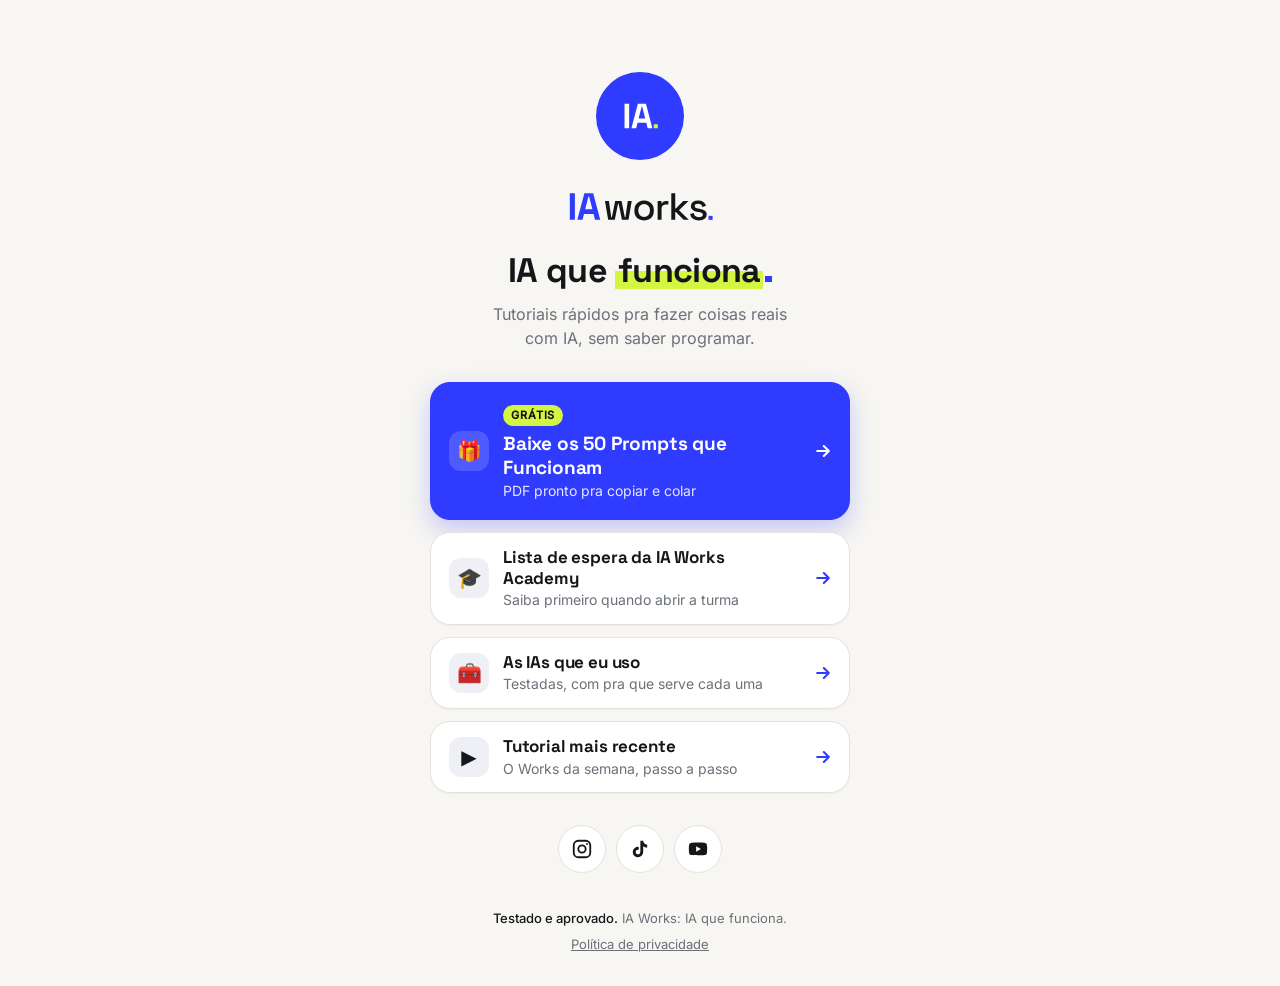
<file: sites/links/index.html>
<!doctype html>
<html lang="pt-BR">
<head>
<meta charset="utf-8">
<meta name="viewport" content="width=device-width, initial-scale=1">
<title>IA Works | Tutoriais de IA que funcionam</title>
<meta name="description" content="Tutoriais rápidos para fazer coisas reais com IA, sem saber programar. Pegue grátis os 50 Prompts que Funcionam.">
<meta name="theme-color" content="#F7F6F2">
<link rel="icon" type="image/svg+xml" href="favicon.svg">
<link rel="apple-touch-icon" href="favicon.svg">

<!-- Open Graph (prévia ao compartilhar no WhatsApp, Facebook etc.) -->
<!-- CONFIGURAR: troque https://iaworks.com.br/links/ pelo endereço final da página -->
<meta property="og:type" content="website">
<meta property="og:locale" content="pt_BR">
<meta property="og:site_name" content="IA Works">
<meta property="og:title" content="IA Works: IA que funciona.">
<meta property="og:description" content="Tutoriais rápidos de IA, sem saber programar. Pegue grátis os 50 Prompts que Funcionam.">
<meta property="og:url" content="https://iaworks.com.br/links/">
<meta property="og:image" content="https://iaworks.com.br/links/og-image.png">
<meta property="og:image:width" content="1200">
<meta property="og:image:height" content="630">
<meta name="twitter:card" content="summary_large_image">

<link rel="preload" href="fontes/space-grotesk-latin-700-normal.woff2" as="font" type="font/woff2" crossorigin>
<link rel="preload" href="fontes/inter-latin-500-normal.woff2" as="font" type="font/woff2" crossorigin>

<!-- RASTREAMENTO: Pixel da Meta
     CONFIGURAR: cole aqui o código do seu Pixel (Gerenciador de Eventos da Meta). -->
<!-- RASTREAMENTO: Google Analytics 4
     CONFIGURAR: cole aqui a tag gtag.js com o SEU ID de medição (G-XXXXXXX). -->

<style>
@font-face{font-family:"Space Grotesk";font-weight:500;font-display:swap;src:url(fontes/space-grotesk-latin-500-normal.woff2) format("woff2")}
@font-face{font-family:"Space Grotesk";font-weight:700;font-display:swap;src:url(fontes/space-grotesk-latin-700-normal.woff2) format("woff2")}
@font-face{font-family:"Inter";font-weight:400;font-display:swap;src:url(fontes/inter-latin-400-normal.woff2) format("woff2")}
@font-face{font-family:"Inter";font-weight:500;font-display:swap;src:url(fontes/inter-latin-500-normal.woff2) format("woff2")}

:root{
  --offwhite:#F7F6F2; --branco:#FFFFFF; --grafite:#14161A; --azul:#2F3BFF;
  --azul-escuro:#1F29D6; --limao:#D4F542; --cinza:#6B7079; --borda:#E4E3DD;
  --raio:20px;
}
*{box-sizing:border-box;margin:0;padding:0}
html{-webkit-text-size-adjust:100%}
body{
  background:var(--offwhite); color:var(--grafite);
  font:400 16px/1.5 "Inter",system-ui,-apple-system,"Segoe UI",sans-serif;
  min-height:100vh; min-height:100dvh;
}
a{color:inherit}
:focus-visible{outline:3px solid var(--azul);outline-offset:3px;border-radius:8px}

.pagina{max-width:460px;margin:0 auto;padding:44px 20px 32px;display:flex;flex-direction:column;min-height:100vh;min-height:100dvh}

/* Topo */
.topo{text-align:center}
.avatar{width:88px;height:88px;border-radius:50%;display:block;margin:0 auto 18px}
.logo{display:block;width:176px;height:auto;margin:0 auto}
.slogan{
  font:700 30px/1.15 "Space Grotesk",sans-serif; letter-spacing:-.02em;
  margin-top:14px;
}
.marca-texto{background:linear-gradient(transparent 52%,var(--limao) 52%,var(--limao) 92%,transparent 92%);padding:0 .08em}
.ponto{display:inline-block;width:.2em;height:.2em;background:var(--azul);margin-left:.06em;vertical-align:baseline}
.frase{color:var(--cinza);font-size:16px;margin:12px auto 0;max-width:330px}

/* Botões */
.botoes{list-style:none;display:flex;flex-direction:column;gap:12px;margin-top:32px}
.botao{
  display:flex;align-items:center;gap:14px;min-height:64px;
  padding:14px 16px 14px 18px;border-radius:var(--raio);
  background:var(--branco);border:1.5px solid var(--borda);
  text-decoration:none;box-shadow:0 1px 2px rgba(20,22,26,.04);
  transition:transform .15s ease,border-color .15s ease,box-shadow .15s ease;
}
.botao:hover{border-color:var(--azul);transform:translateY(-1px);box-shadow:0 6px 18px rgba(47,59,255,.10)}
.botao:active{transform:translateY(0)}
.icone{flex:none;width:40px;height:40px;border-radius:12px;display:grid;place-items:center;background:#EEF0F5;font-size:20px;line-height:1}
.texto{flex:1;min-width:0}
.titulo{display:block;font:700 17px/1.25 "Space Grotesk",sans-serif;letter-spacing:-.01em}
.sub{display:block;font-size:14px;line-height:1.35;color:var(--cinza);margin-top:2px}
.seta{flex:none;width:20px;height:20px;color:var(--azul)}

/* Botão principal (isca) */
.botao--principal{background:var(--azul);border-color:var(--azul);color:var(--branco);padding-top:18px;padding-bottom:18px;box-shadow:0 10px 24px rgba(47,59,255,.25)}
.botao--principal:hover{background:var(--azul-escuro);border-color:var(--azul-escuro);box-shadow:0 12px 28px rgba(47,59,255,.32)}
.botao--principal .icone{background:rgba(255,255,255,.16)}
.botao--principal .titulo{font-size:19px}
.botao--principal .sub{color:rgba(255,255,255,.88)}
.botao--principal .seta{color:var(--branco)}
.etiqueta{
  display:inline-block;font:700 11px/1 "Inter",sans-serif;letter-spacing:.08em;
  padding:5px 8px;border-radius:999px;margin-bottom:6px;
  background:var(--limao);color:var(--grafite);
}

/* Redes */
.redes{display:flex;justify-content:center;gap:10px;margin-top:32px;list-style:none}
.rede{width:48px;height:48px;border-radius:50%;display:grid;place-items:center;background:var(--branco);border:1.5px solid var(--borda);color:var(--grafite);transition:border-color .15s,color .15s}
.rede:hover{border-color:var(--azul);color:var(--azul)}
.rede svg{width:22px;height:22px}

/* Rodapé */
.rodape{margin-top:auto;padding-top:36px;text-align:center;font-size:13px;color:var(--cinza)}
.rodape strong{color:var(--grafite);font-weight:500}
.rodape a{color:var(--cinza)}
.rodape p+p{margin-top:6px}

.sr-only{position:absolute;width:1px;height:1px;overflow:hidden;clip:rect(0 0 0 0);white-space:nowrap}

@media (min-width:768px){
  .pagina{padding-top:72px}
  .slogan{font-size:34px}
}
@media (prefers-reduced-motion:reduce){*{transition:none!important}}
</style>
</head>
<body>
<main class="pagina">

  <header class="topo">
    <img class="avatar" src="favicon.svg" alt="" width="88" height="88">
    <h1><img class="logo" src="logo.svg" alt="IA Works" width="176" height="59"></h1>
    <p class="slogan">IA que <span class="marca-texto">funciona</span><span class="ponto" aria-hidden="true"></span></p>
    <p class="frase">Tutoriais rápidos pra fazer coisas reais com IA, sem saber programar.</p>
  </header>

  <nav aria-label="Links principais">
    <ul class="botoes">

      <!-- 1. ISCA (sempre o primeiro botão) -->
      <!-- CONFIGURAR: quando a página de captura estiver no ar, confira se o endereço abaixo bate (padrão: /50-prompts/) -->
      <li>
        <a class="botao botao--principal" href="../50-prompts/?utm_source=instagram&amp;utm_medium=bio&amp;utm_campaign=isca">
          <span class="icone" aria-hidden="true">🎁</span>
          <span class="texto">
            <span class="etiqueta">GRÁTIS</span>
            <span class="titulo">Baixe os 50 Prompts que Funcionam</span>
            <span class="sub">PDF pronto pra copiar e colar</span>
          </span>
          <svg class="seta" viewBox="0 0 24 24" fill="none" stroke="currentColor" stroke-width="2.5" stroke-linecap="round" stroke-linejoin="round" aria-hidden="true"><path d="M5 12h14M13 6l6 6-6 6"/></svg>
        </a>
      </li>

      <!-- 2. Pack de prompts (degrau 1). Descomente quando o produto estiver à venda.
           CONFIGURAR: link do checkout (Hotmart/Kiwify) -->
      <!--
      <li>
        <a class="botao" href="LINK-DO-CHECKOUT-DO-PACK">
          <span class="icone" aria-hidden="true">💬</span>
          <span class="texto">
            <span class="titulo">Pack 500 Prompts que Funcionam</span>
            <span class="sub">Pra quem quer um prompt pronto pra cada tarefa</span>
          </span>
          <svg class="seta" viewBox="0 0 24 24" fill="none" stroke="currentColor" stroke-width="2.5" stroke-linecap="round" stroke-linejoin="round" aria-hidden="true"><path d="M5 12h14M13 6l6 6-6 6"/></svg>
        </a>
      </li>
      -->

      <!-- 3. Lista de espera do curso
           CONFIGURAR: link do formulário da lista de espera (MailerLite/Brevo) ou, depois, ../academy/ -->
      <li>
        <a class="botao" href="#CONFIGURAR-lista-de-espera">
          <span class="icone" aria-hidden="true">🎓</span>
          <span class="texto">
            <span class="titulo">Lista de espera da IA Works Academy</span>
            <span class="sub">Saiba primeiro quando abrir a turma</span>
          </span>
          <svg class="seta" viewBox="0 0 24 24" fill="none" stroke="currentColor" stroke-width="2.5" stroke-linecap="round" stroke-linejoin="round" aria-hidden="true"><path d="M5 12h14M13 6l6 6-6 6"/></svg>
        </a>
      </li>

      <!-- 4. Ferramentas
           CONFIGURAR: link da sua lista de ferramentas (Notion público ou página futura). Se usar link de afiliado, avise na página de destino. -->
      <li>
        <a class="botao" href="#CONFIGURAR-ferramentas">
          <span class="icone" aria-hidden="true">🧰</span>
          <span class="texto">
            <span class="titulo">As IAs que eu uso</span>
            <span class="sub">Testadas, com pra que serve cada uma</span>
          </span>
          <svg class="seta" viewBox="0 0 24 24" fill="none" stroke="currentColor" stroke-width="2.5" stroke-linecap="round" stroke-linejoin="round" aria-hidden="true"><path d="M5 12h14M13 6l6 6-6 6"/></svg>
        </a>
      </li>

      <!-- 5. Último tutorial
           CONFIGURAR: link do Reels/post mais recente (troque a cada post importante) -->
      <li>
        <a class="botao" href="#CONFIGURAR-ultimo-tutorial">
          <span class="icone" aria-hidden="true">▶️</span>
          <span class="texto">
            <span class="titulo">Tutorial mais recente</span>
            <span class="sub">O Works da semana, passo a passo</span>
          </span>
          <svg class="seta" viewBox="0 0 24 24" fill="none" stroke="currentColor" stroke-width="2.5" stroke-linecap="round" stroke-linejoin="round" aria-hidden="true"><path d="M5 12h14M13 6l6 6-6 6"/></svg>
        </a>
      </li>
    </ul>
  </nav>

  <!-- CONFIGURAR: links dos perfis. Apague o <li> de uma rede que você ainda não tem. -->
  <ul class="redes" aria-label="Redes sociais">
    <li><a class="rede" href="#CONFIGURAR-instagram" aria-label="Instagram da IA Works">
      <svg viewBox="0 0 24 24" fill="none" stroke="currentColor" stroke-width="2" aria-hidden="true"><rect x="3" y="3" width="18" height="18" rx="5"/><circle cx="12" cy="12" r="4"/><circle cx="17.5" cy="6.5" r="1" fill="currentColor" stroke="none"/></svg>
    </a></li>
    <li><a class="rede" href="#CONFIGURAR-tiktok" aria-label="TikTok da IA Works">
      <svg viewBox="0 0 24 24" fill="currentColor" aria-hidden="true"><path d="M16.6 5.8A4.3 4.3 0 0 1 15.5 3h-3.1v12.4a2.6 2.6 0 1 1-2.6-2.6c.3 0 .5 0 .8.1V9.7a5.7 5.7 0 1 0 4.9 5.7V9.1a7.3 7.3 0 0 0 4.3 1.4V7.4a4.3 4.3 0 0 1-3.2-1.6z"/></svg>
    </a></li>
    <li><a class="rede" href="#CONFIGURAR-youtube" aria-label="YouTube da IA Works">
      <svg viewBox="0 0 24 24" fill="currentColor" aria-hidden="true"><path d="M21.6 7.2a2.5 2.5 0 0 0-1.8-1.8C18.2 5 12 5 12 5s-6.2 0-7.8.4A2.5 2.5 0 0 0 2.4 7.2 26 26 0 0 0 2 12a26 26 0 0 0 .4 4.8 2.5 2.5 0 0 0 1.8 1.8C5.8 19 12 19 12 19s6.2 0 7.8-.4a2.5 2.5 0 0 0 1.8-1.8A26 26 0 0 0 22 12a26 26 0 0 0-.4-4.8zM10 15V9l5.2 3z"/></svg>
    </a></li>
  </ul>

  <footer class="rodape">
    <p><strong>Testado e aprovado.</strong> IA Works: IA que funciona.</p>
    <p><a href="../privacidade/">Política de privacidade</a></p>
  </footer>

</main>
</body>
</html>
</file>
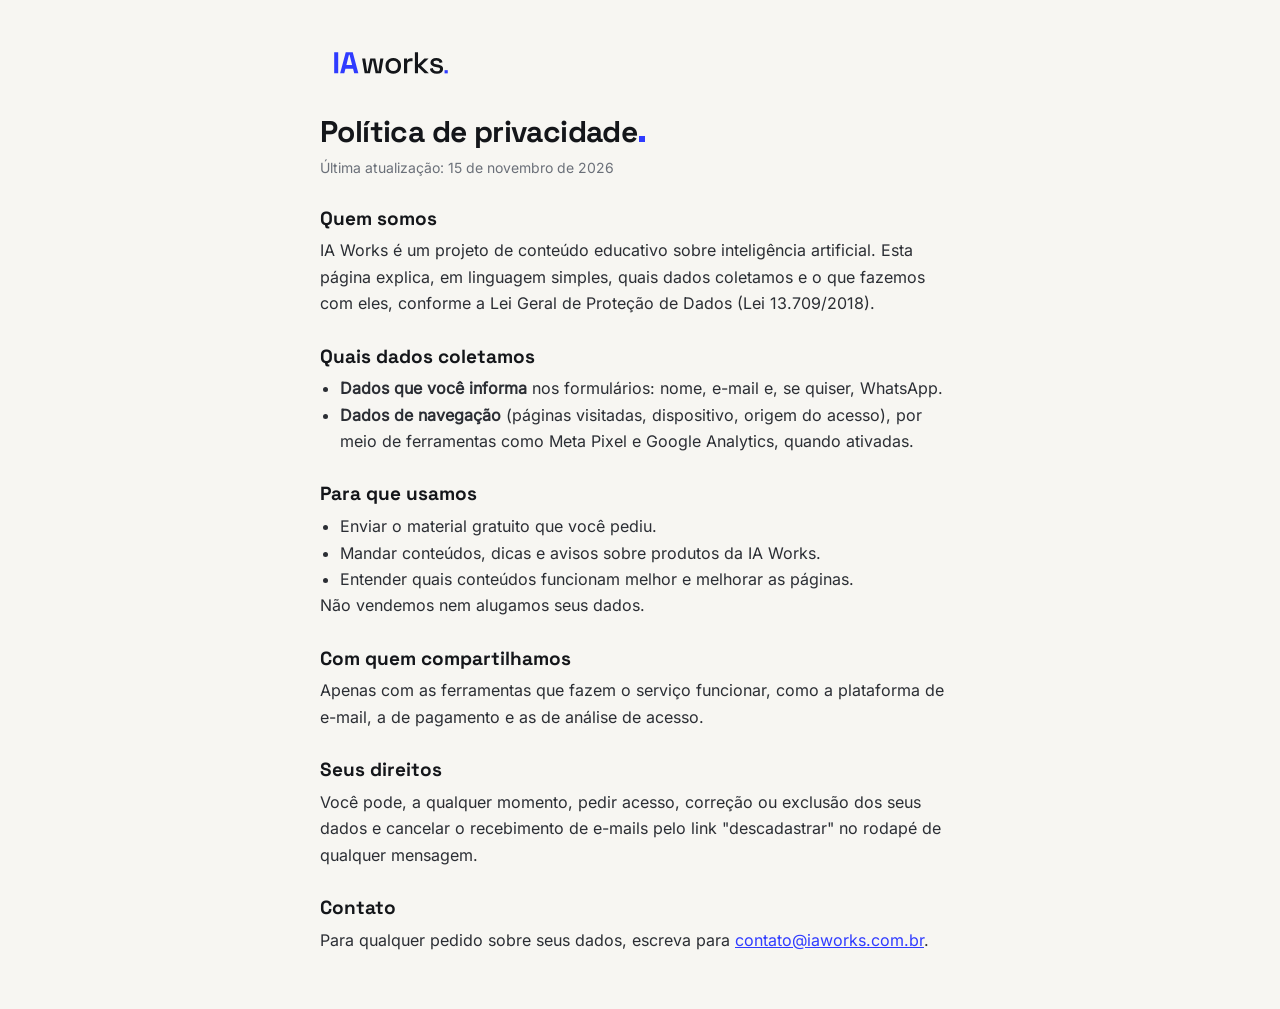
<file: sites/privacidade/index.html>
<!doctype html>
<html lang="pt-BR">
<head>
<meta charset="utf-8">
<meta name="viewport" content="width=device-width, initial-scale=1">
<title>Política de privacidade | IA Works</title>
<meta name="description" content="Como a IA Works trata os seus dados pessoais, conforme a LGPD.">
<meta name="robots" content="noindex">
<link rel="icon" type="image/svg+xml" href="favicon.svg">
<style>
@font-face{font-family:"Space Grotesk";font-weight:700;font-display:swap;src:url(fontes/space-grotesk-latin-700-normal.woff2) format("woff2")}
@font-face{font-family:"Inter";font-weight:400;font-display:swap;src:url(fontes/inter-latin-400-normal.woff2) format("woff2")}
:root{--offwhite:#F7F6F2;--grafite:#14161A;--azul:#2F3BFF;--cinza:#6B7079}
*{box-sizing:border-box;margin:0;padding:0}
body{background:var(--offwhite);color:var(--grafite);font:400 16px/1.65 "Inter",system-ui,sans-serif}
main{max-width:680px;margin:0 auto;padding:40px 20px 56px}
.logo{width:140px;height:auto;display:block;margin-bottom:28px}
h1{font:700 30px/1.15 "Space Grotesk",sans-serif;letter-spacing:-.02em}
h1 i{display:inline-block;width:.2em;height:.2em;background:var(--azul);margin-left:.06em}
h2{font:700 19px/1.3 "Space Grotesk",sans-serif;margin:28px 0 6px}
p,li{color:#2B2E34}
ul{padding-left:20px}
.atualizado{color:var(--cinza);font-size:14px;margin-top:6px}
a{color:var(--azul)}
:focus-visible{outline:3px solid var(--azul);outline-offset:3px}
</style>
</head>
<body>
<main>
<a href="../links/"><img class="logo" src="logo.svg" alt="IA Works, voltar para a página inicial" width="140" height="47"></a>
<h1>Política de privacidade<i aria-hidden="true"></i></h1>
<!-- CONFIGURAR: atualize a data sempre que mudar este texto -->
<p class="atualizado">Última atualização: 15 de novembro de 2026</p>

<h2>Quem somos</h2>
<p>IA Works é um projeto de conteúdo educativo sobre inteligência artificial. Esta página explica, em linguagem simples, quais dados coletamos e o que fazemos com eles, conforme a Lei Geral de Proteção de Dados (Lei 13.709/2018).</p>
<!-- CONFIGURAR: se tiver CNPJ, inclua aqui a razão social e o CNPJ do responsável -->

<h2>Quais dados coletamos</h2>
<ul>
<li><strong>Dados que você informa</strong> nos formulários: nome, e-mail e, se quiser, WhatsApp.</li>
<li><strong>Dados de navegação</strong> (páginas visitadas, dispositivo, origem do acesso), por meio de ferramentas como Meta Pixel e Google Analytics, quando ativadas.</li>
</ul>

<h2>Para que usamos</h2>
<ul>
<li>Enviar o material gratuito que você pediu.</li>
<li>Mandar conteúdos, dicas e avisos sobre produtos da IA Works.</li>
<li>Entender quais conteúdos funcionam melhor e melhorar as páginas.</li>
</ul>
<p>Não vendemos nem alugamos seus dados.</p>

<h2>Com quem compartilhamos</h2>
<p>Apenas com as ferramentas que fazem o serviço funcionar, como a plataforma de e-mail, a de pagamento e as de análise de acesso. <!-- CONFIGURAR: liste as ferramentas que você usa de fato, por exemplo MailerLite, Hotmart, Meta, Google --></p>

<h2>Seus direitos</h2>
<p>Você pode, a qualquer momento, pedir acesso, correção ou exclusão dos seus dados e cancelar o recebimento de e-mails pelo link "descadastrar" no rodapé de qualquer mensagem.</p>

<h2>Contato</h2>
<!-- CONFIGURAR: troque pelo e-mail de contato da IA Works -->
<p>Para qualquer pedido sobre seus dados, escreva para <a href="mailto:contato@iaworks.com.br">contato@iaworks.com.br</a>.</p>
</main>
</body>
</html>
</file>
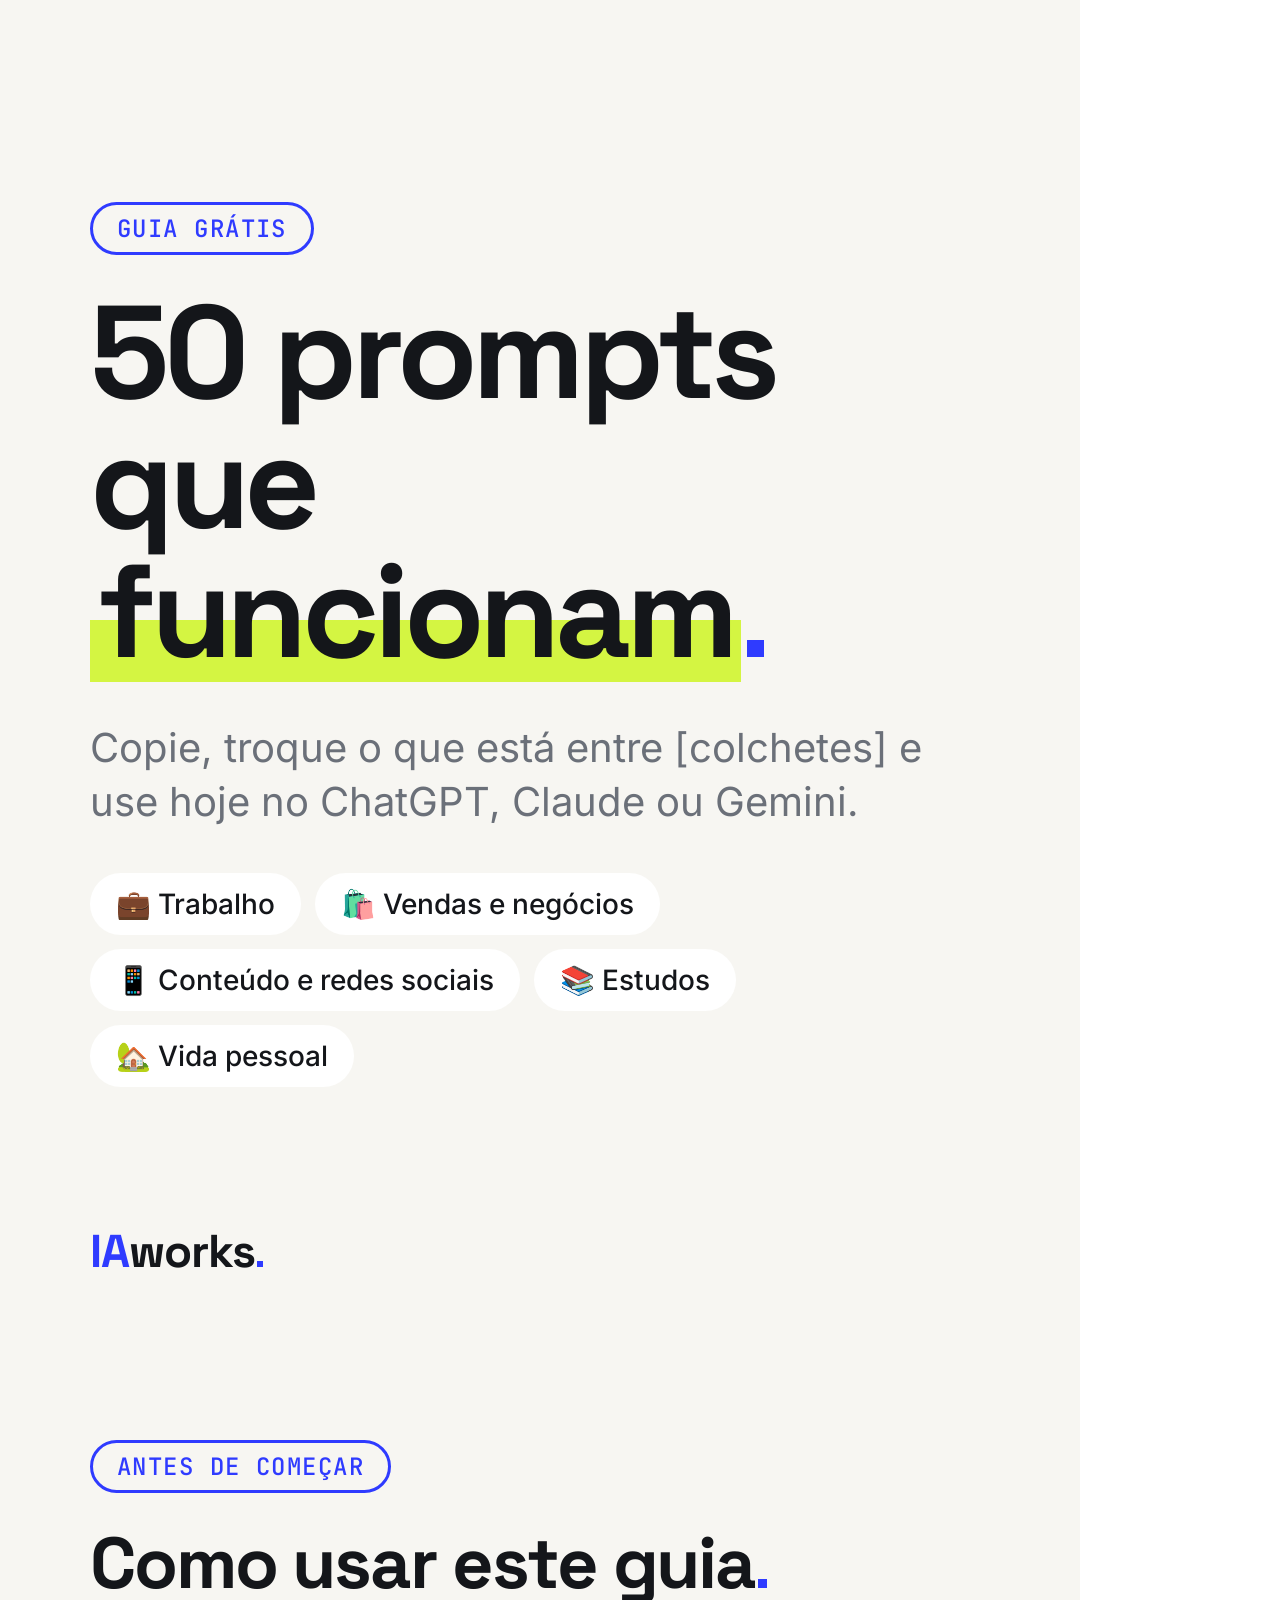
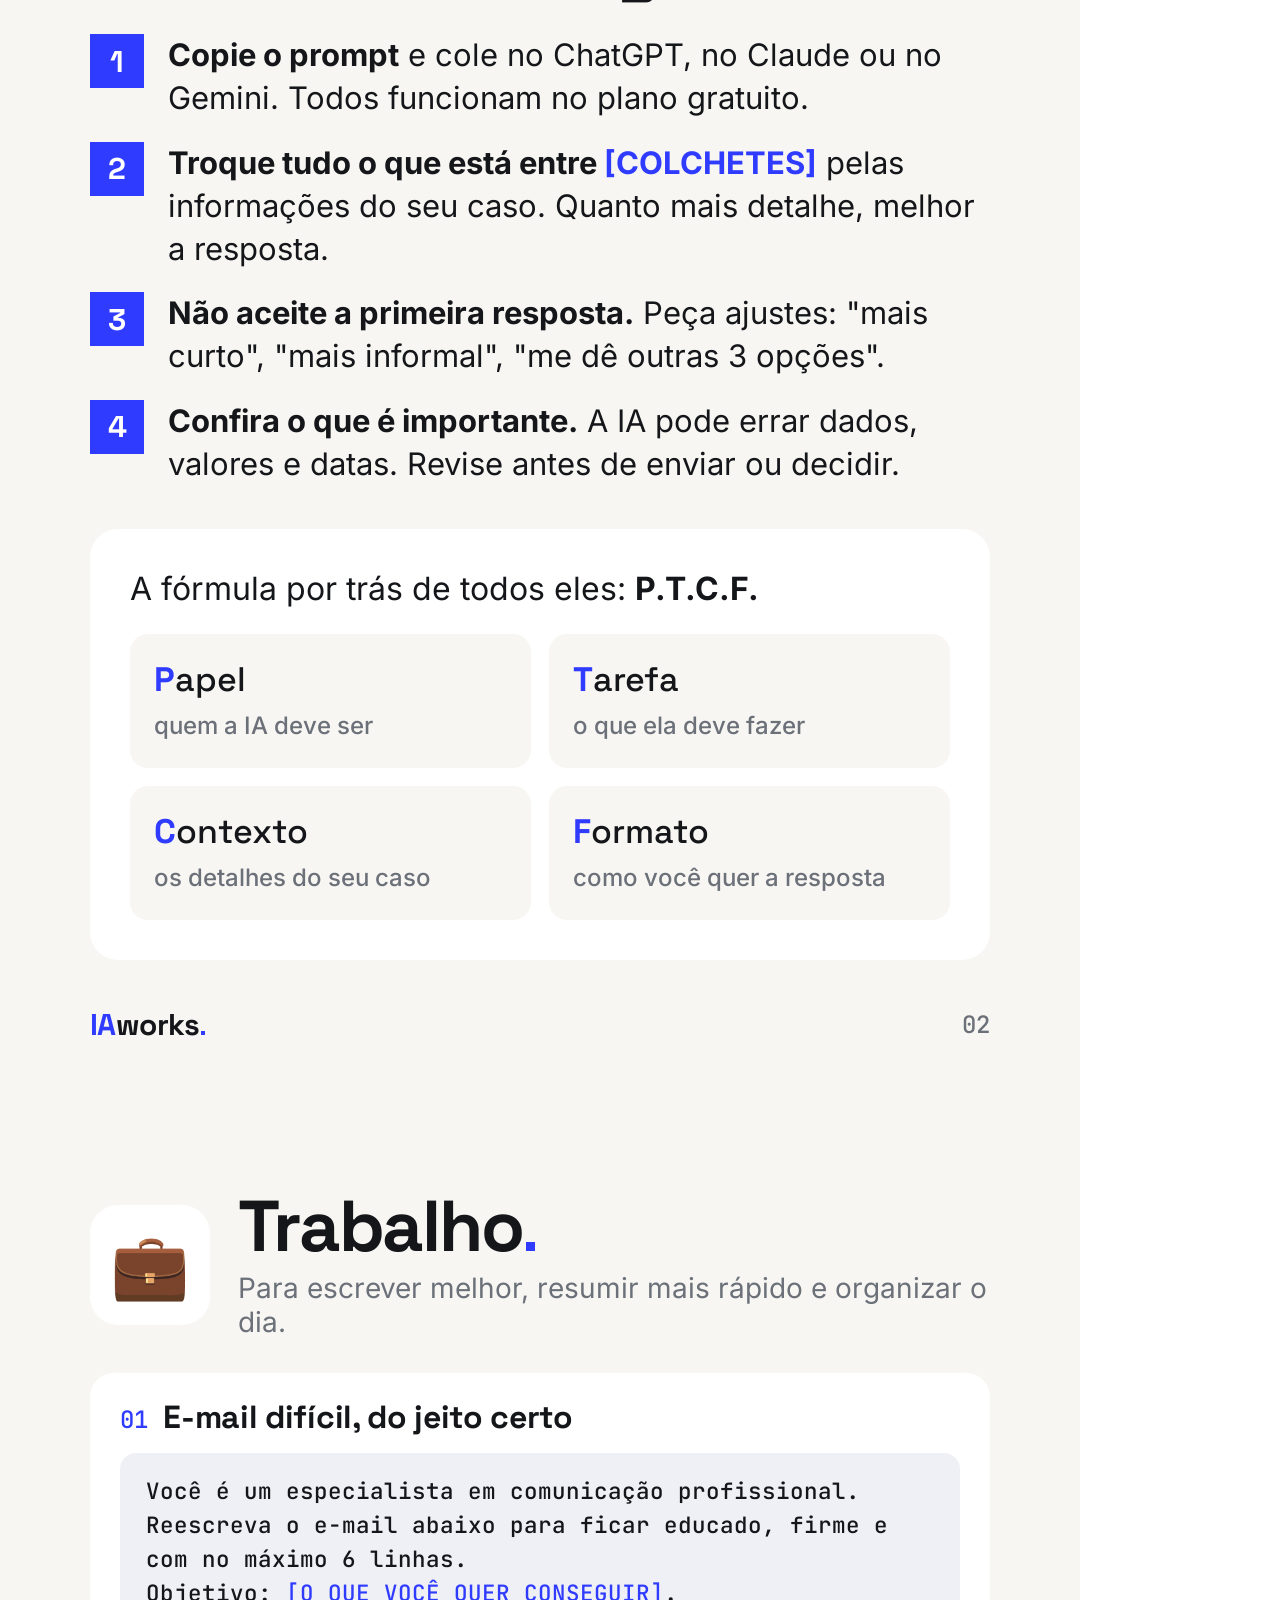
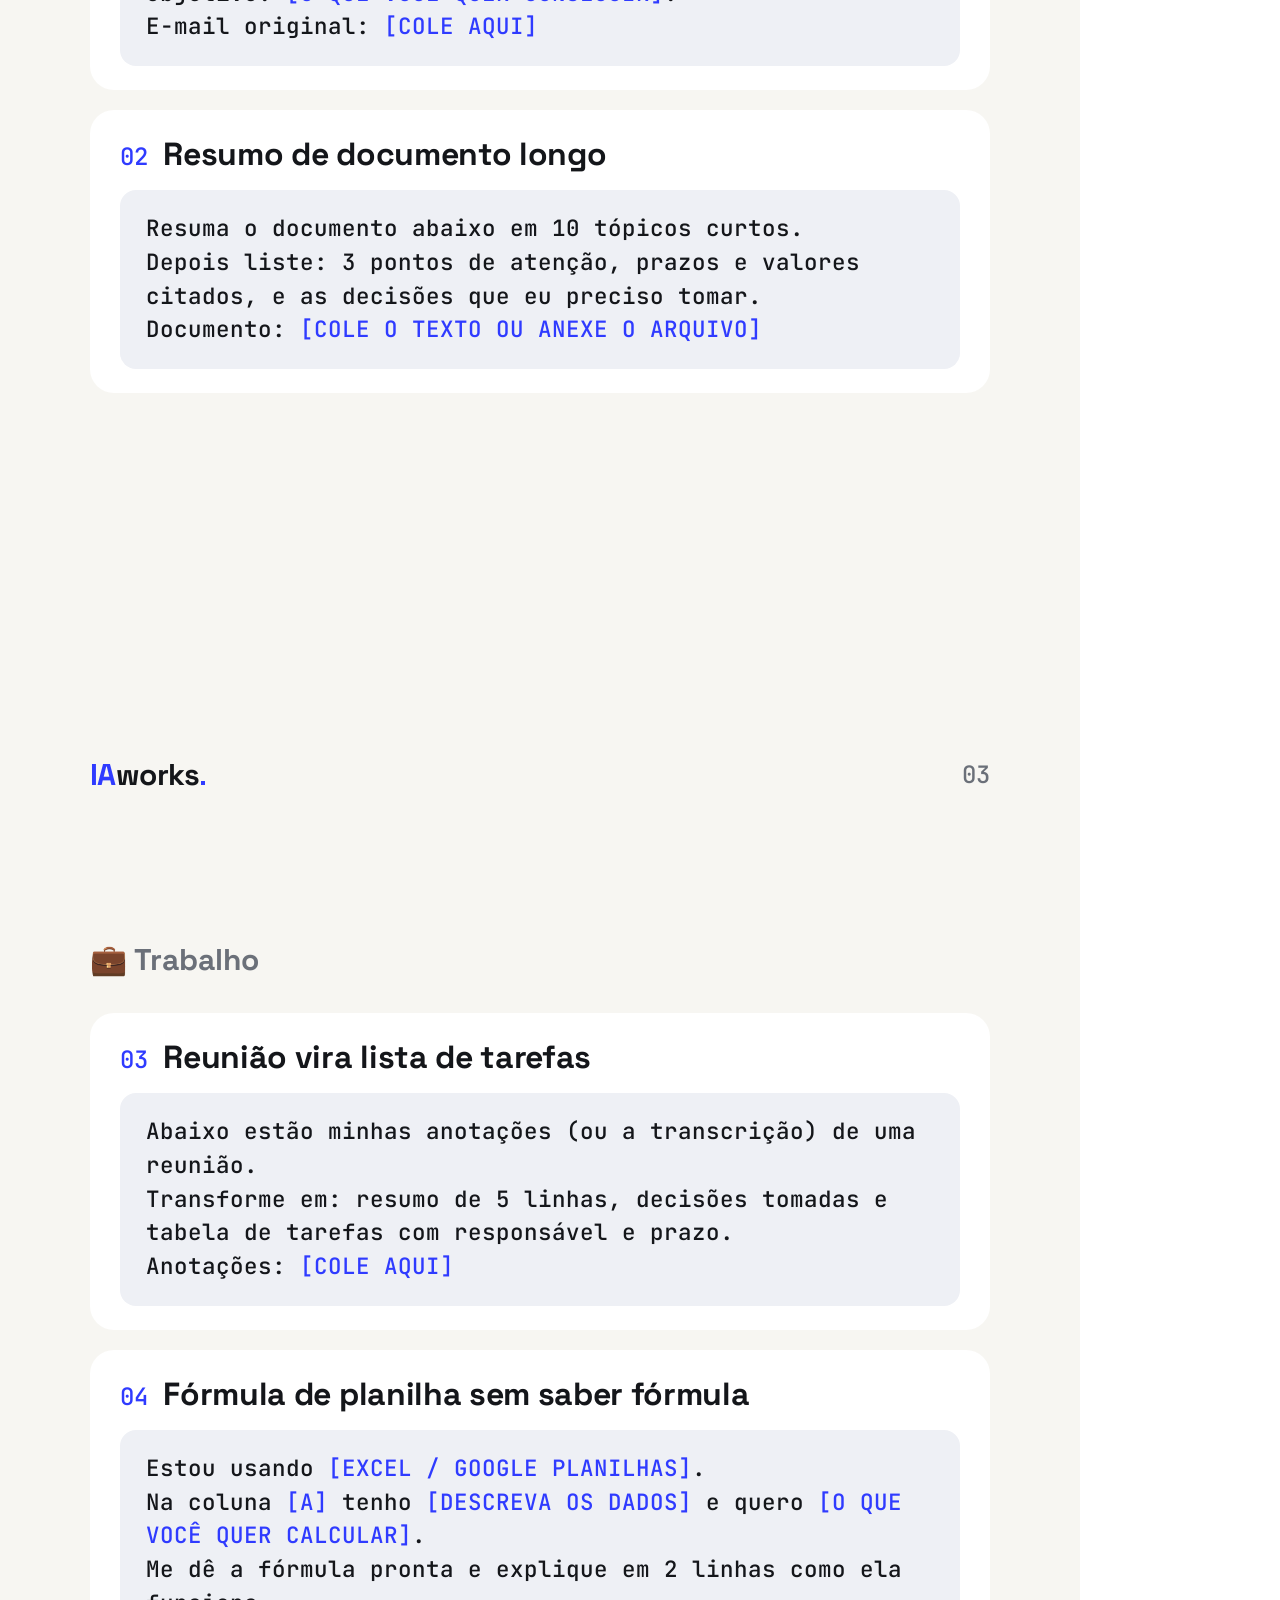
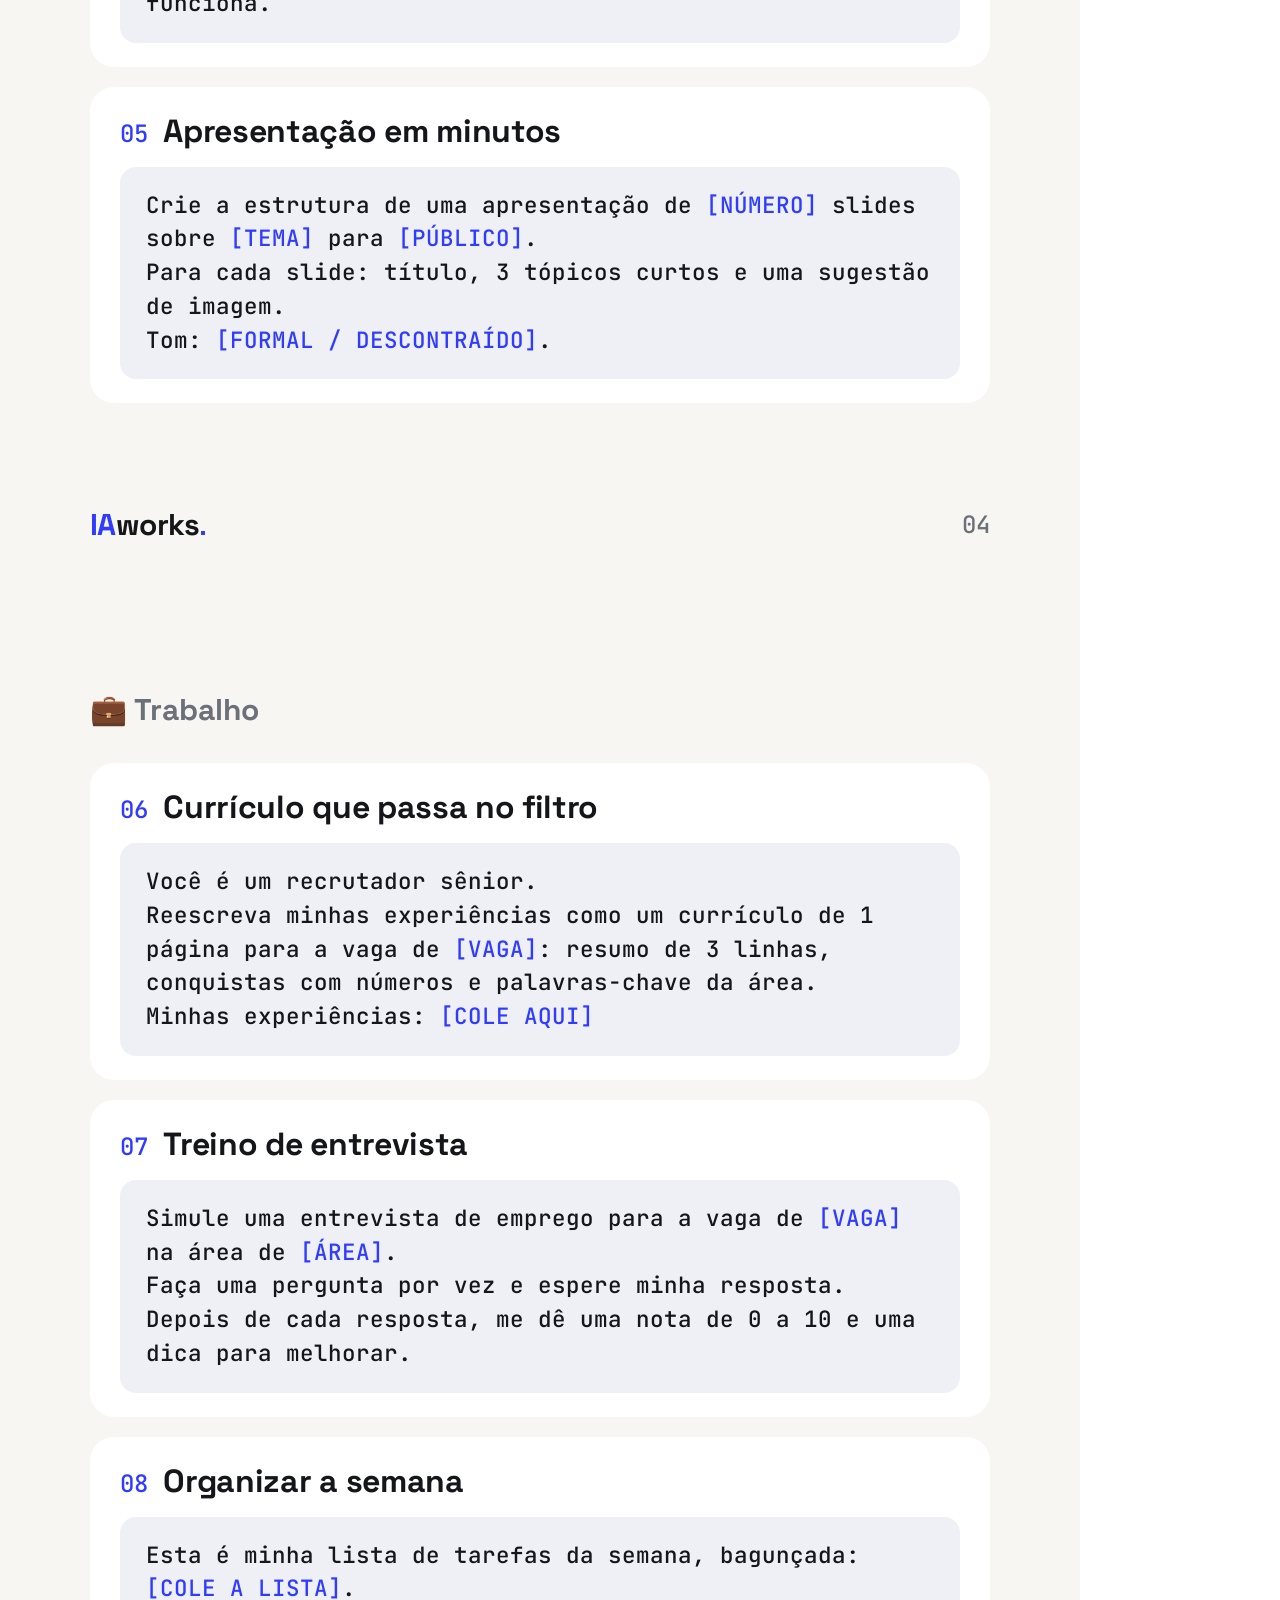
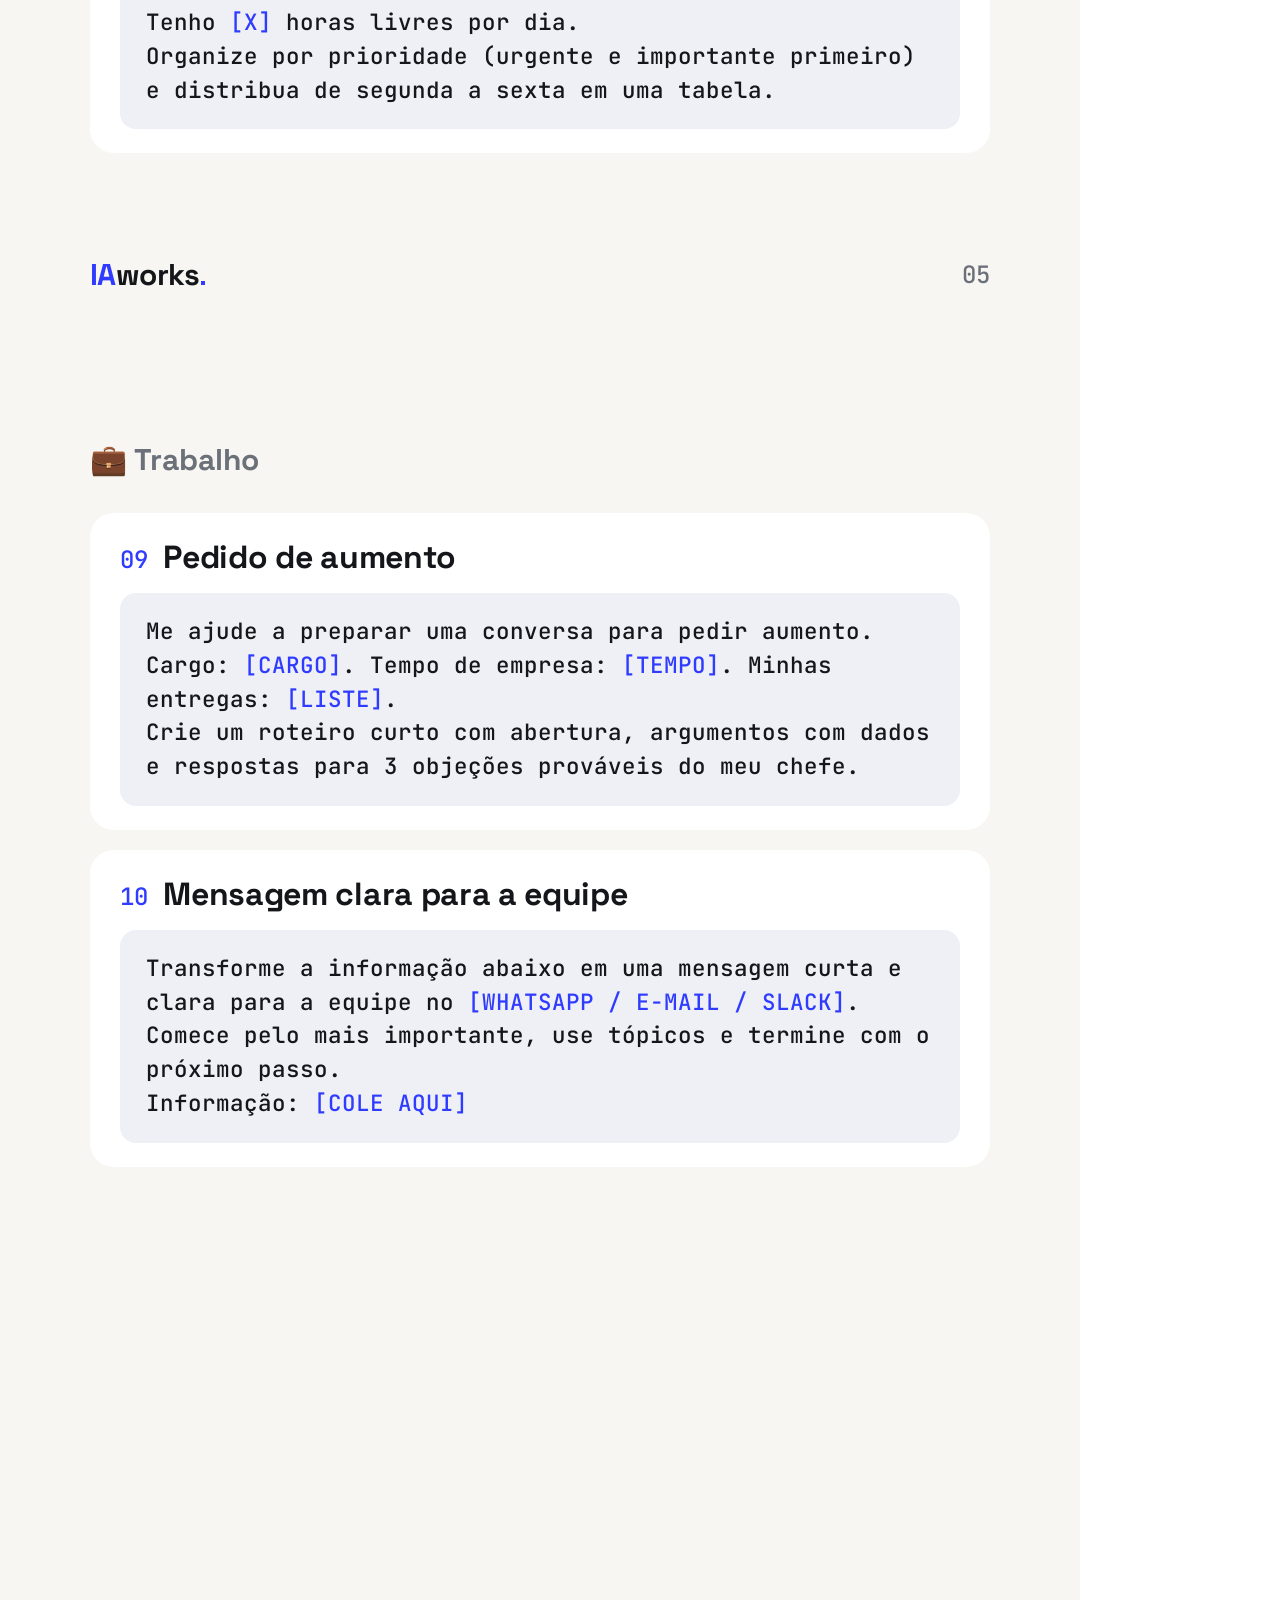
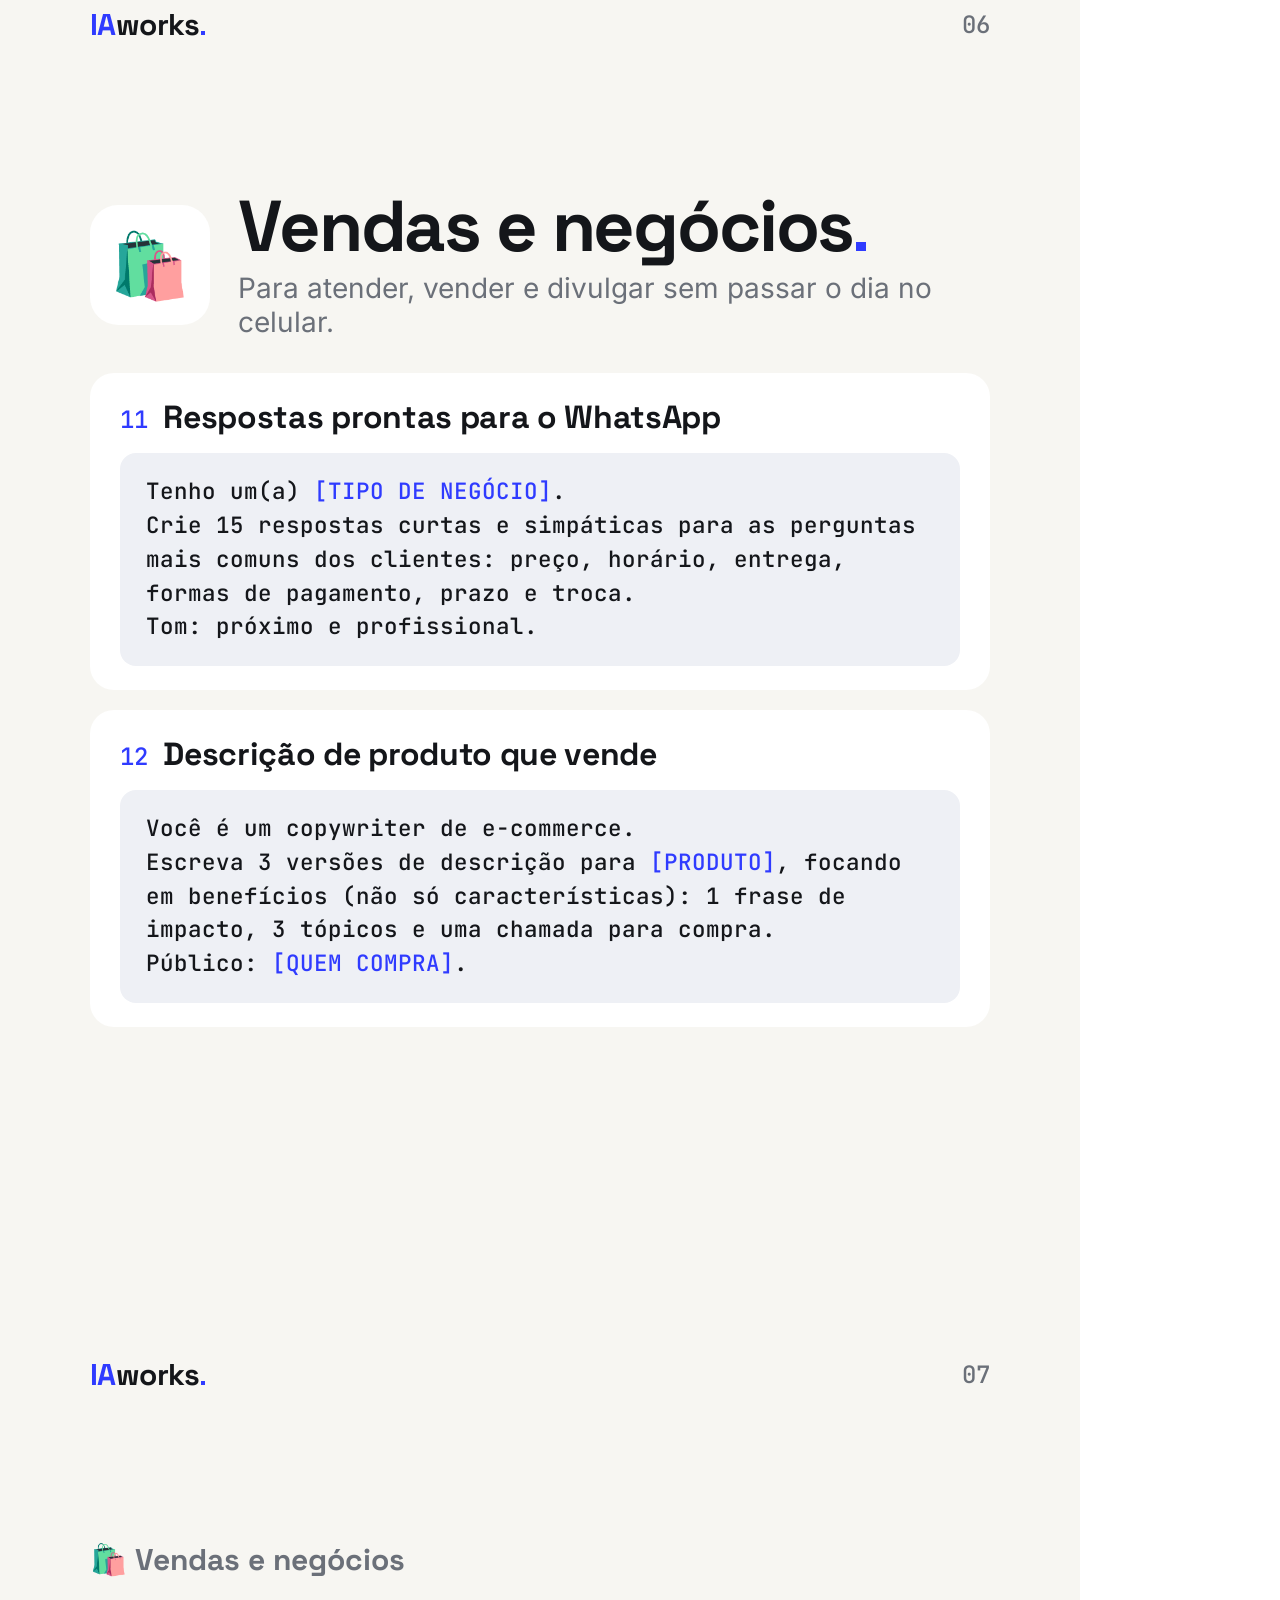
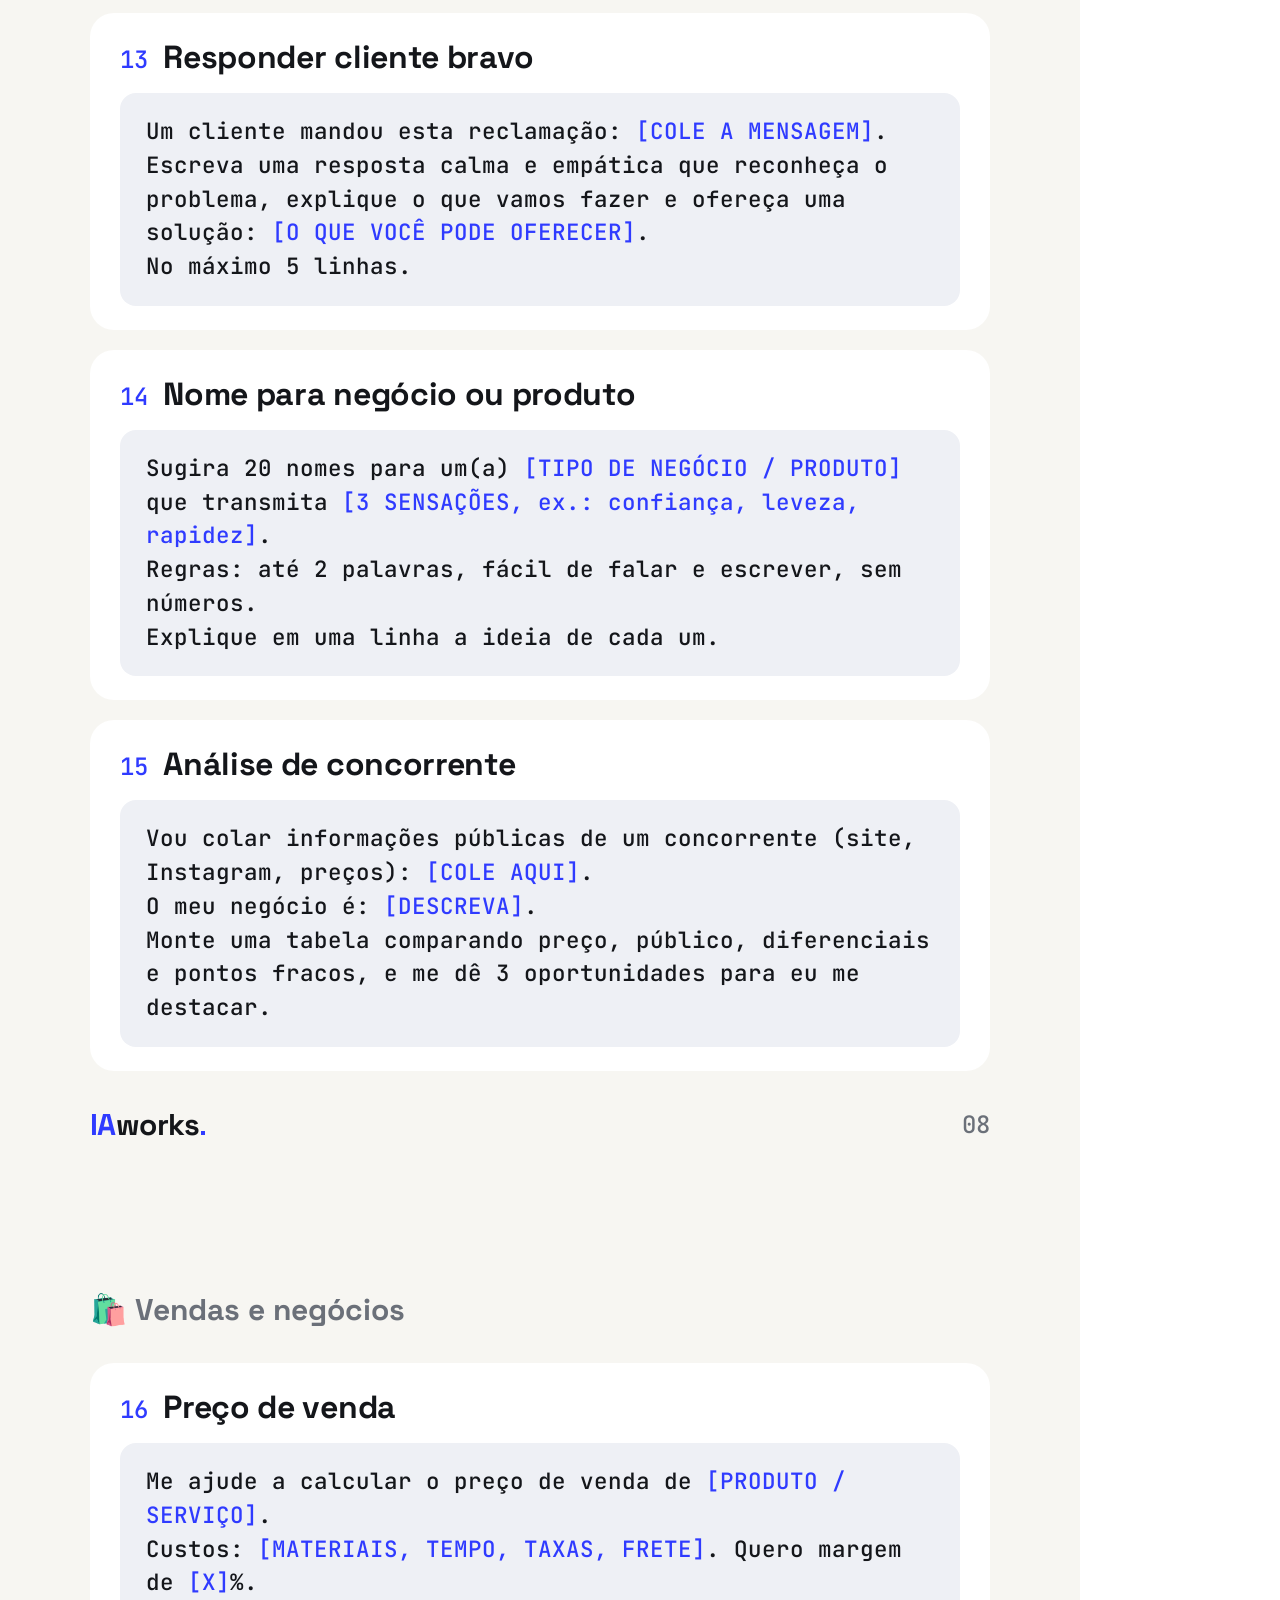
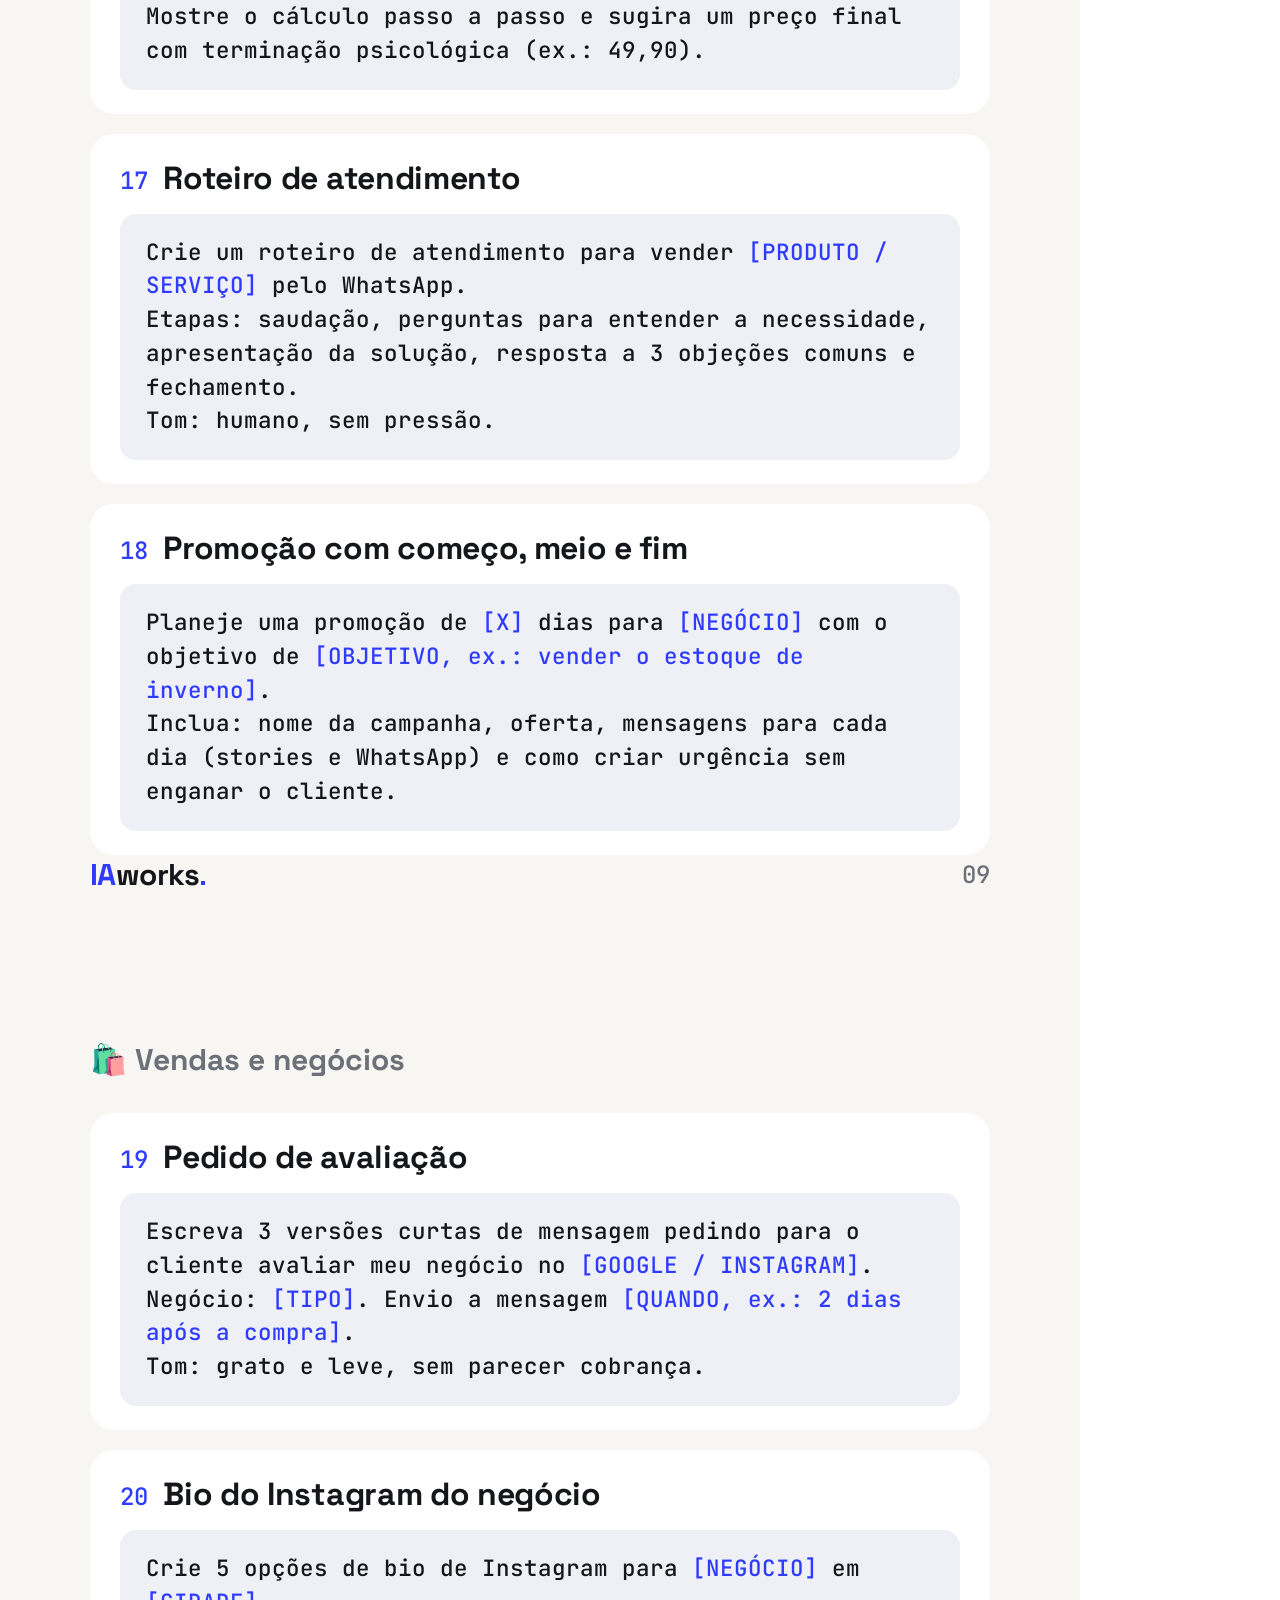
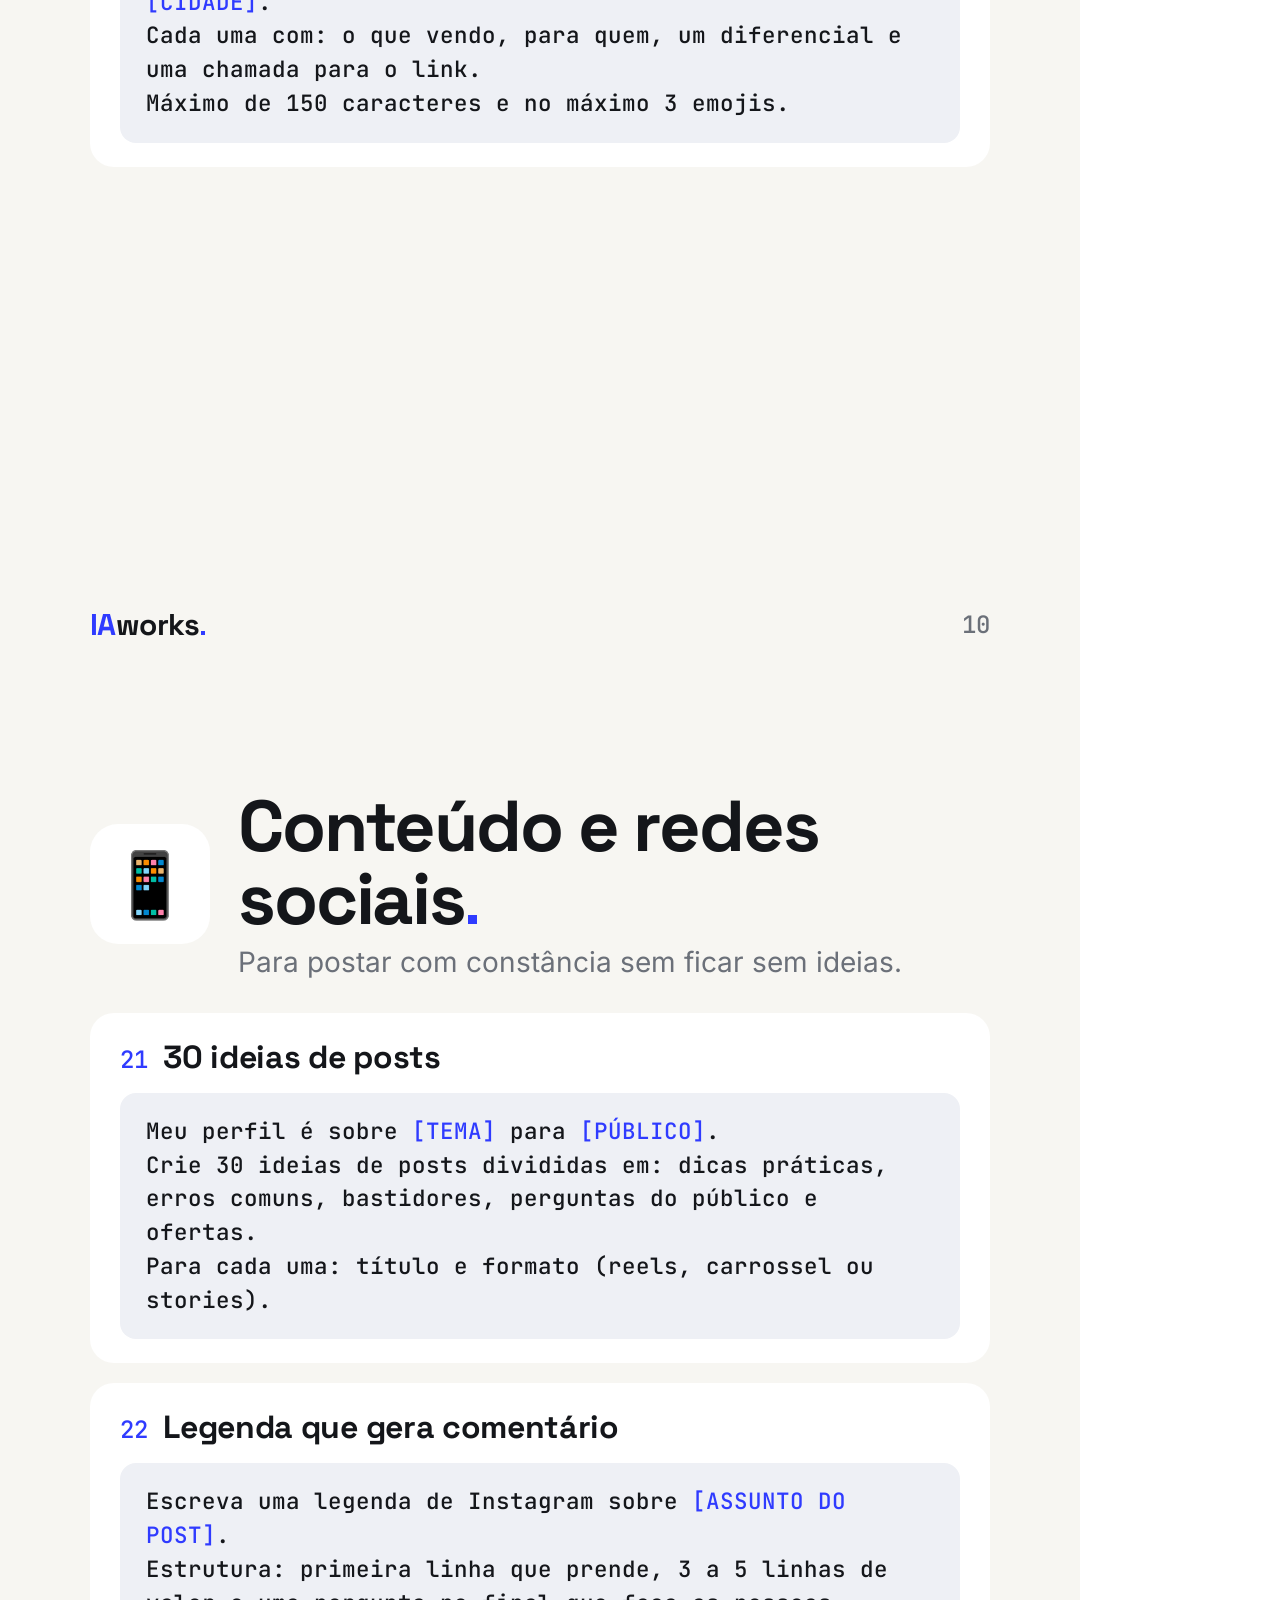
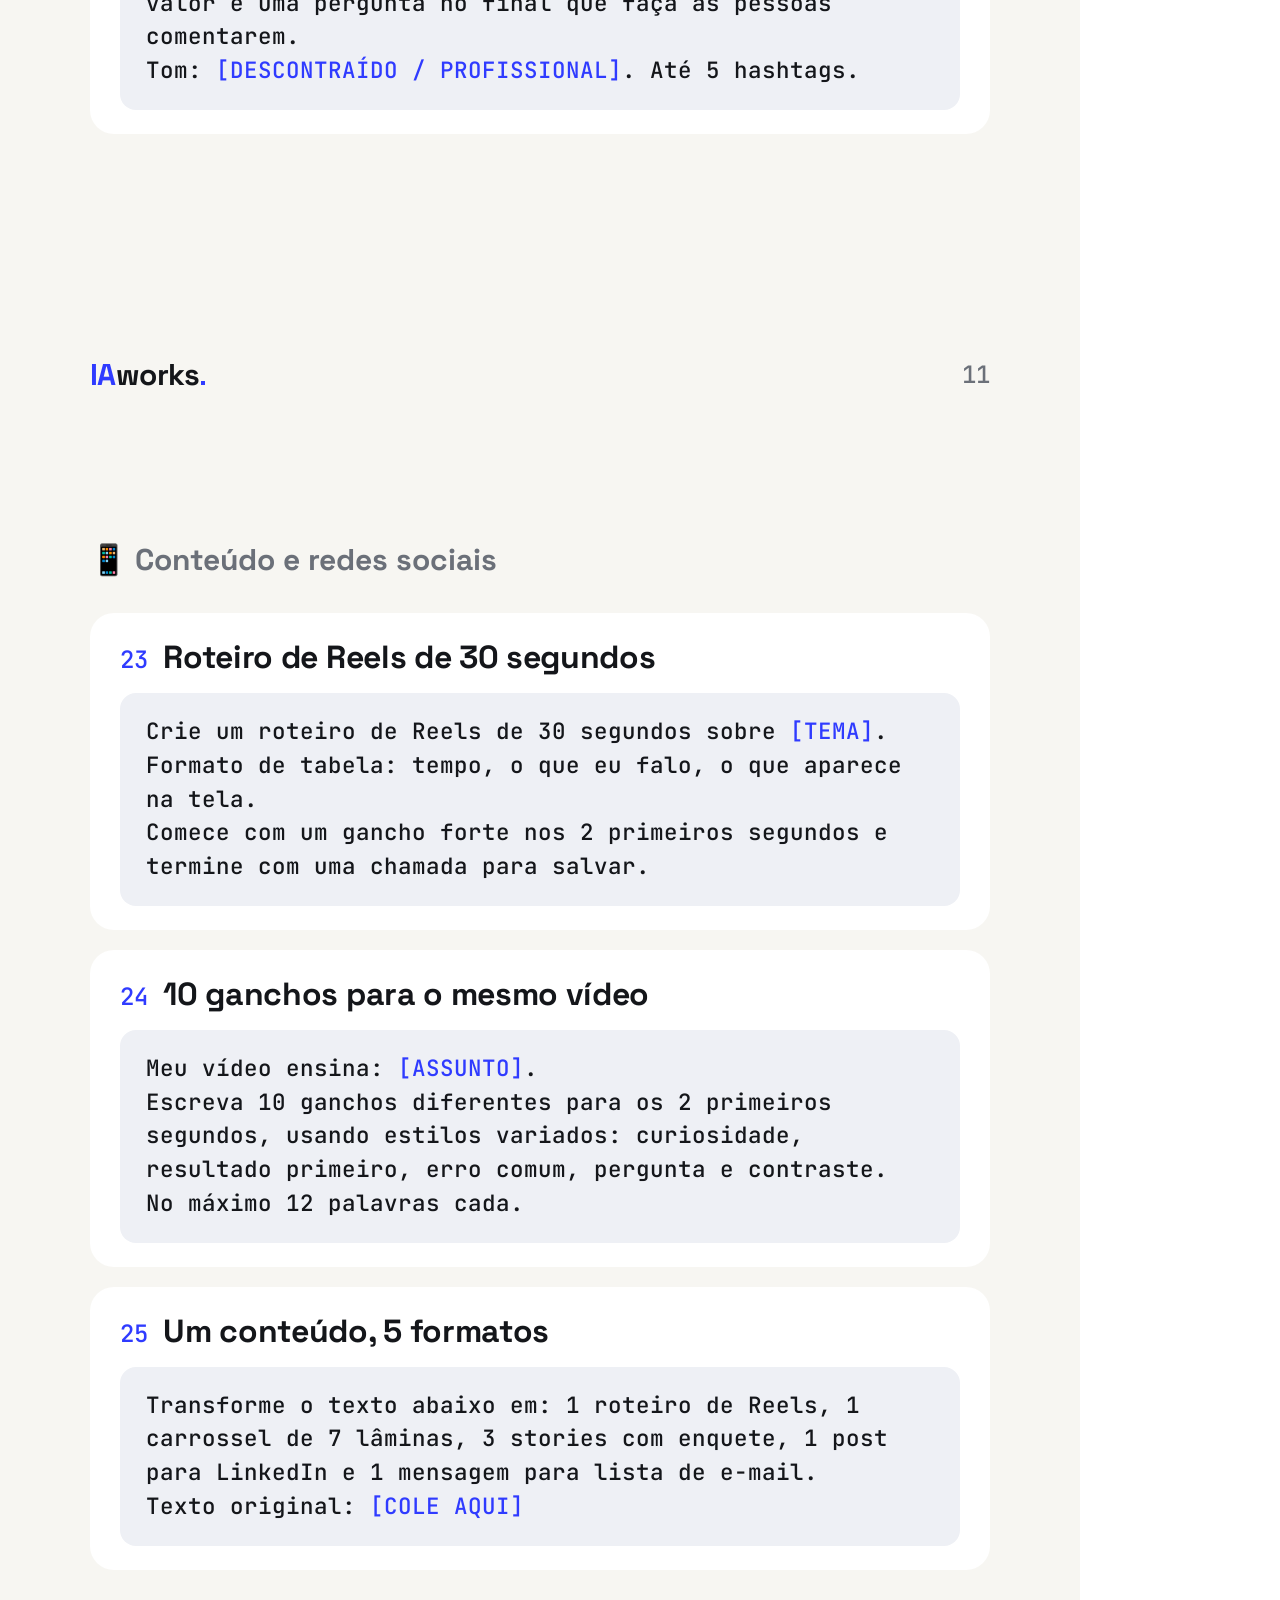
<file: curso/isca-50-prompts/isca.html>
<!doctype html><html lang="pt-BR"><head><meta charset="utf-8"><title>50 prompts que funcionam · IA Works</title>
<style>@font-face { font-family: "Space Grotesk"; font-weight: 500; src: url("../../marca/fontes/space-grotesk-latin-500-normal.woff2") format("woff2"); }
@font-face { font-family: "Space Grotesk"; font-weight: 700; src: url("../../marca/fontes/space-grotesk-latin-700-normal.woff2") format("woff2"); }
@font-face { font-family: "Inter"; font-weight: 400; src: url("../../marca/fontes/inter-latin-400-normal.woff2") format("woff2"); }
@font-face { font-family: "Inter"; font-weight: 500; src: url("../../marca/fontes/inter-latin-500-normal.woff2") format("woff2"); }
@font-face { font-family: "Inter"; font-weight: 700; src: url("../../marca/fontes/inter-latin-700-normal.woff2") format("woff2"); }
@font-face { font-family: "JetBrains Mono"; font-weight: 500; src: url("../../marca/fontes/jetbrains-mono-latin-500-normal.woff2") format("woff2"); }

:root { --off:#F7F6F2; --branco:#FFFFFF; --ink:#14161A; --azul:#2F3BFF; --verde:#D4F542; --cinza:#6B7079; --prompt-bg:#EEF0F5; }
@page { size: 1080px 1350px; margin: 0; }
* { box-sizing: border-box; margin: 0; padding: 0; }
body { font-family: "Inter", sans-serif; color: var(--ink); -webkit-print-color-adjust: exact; print-color-adjust: exact; }

.pg { width: 1080px; height: 1350px; position: relative; overflow: hidden; background: var(--off);
  padding: 90px 90px 140px; display: flex; flex-direction: column; gap: 34px; page-break-after: always; }
footer { position: absolute; left: 90px; right: 90px; bottom: 56px; display: flex; justify-content: space-between; align-items: center; }
.logo { font-family: "Space Grotesk"; font-weight: 700; font-size: 30px; letter-spacing: -0.02em; }
.logo .ia { color: var(--azul); }
.pt::after { content: ""; display: inline-block; width: .13em; height: .13em; background: var(--azul); margin-left: .04em; }
.pag { font-family: "JetBrains Mono"; font-weight: 500; font-size: 24px; color: var(--cinza); }

.tag { align-self: flex-start; font-family: "JetBrains Mono"; font-weight: 500; font-size: 24px; letter-spacing: .06em;
  border: 3px solid var(--azul); color: var(--azul); border-radius: 999px; padding: 8px 24px; }
.h2 { font-family: "Space Grotesk"; font-weight: 700; font-size: 72px; line-height: 1.02; letter-spacing: -0.03em; }
.mt { background: linear-gradient(transparent 55%, var(--verde) 55%, var(--verde) 92%, transparent 92%); padding: 0 .06em; }
.var { color: var(--azul); }

/* Capa */
.capa { justify-content: center; gap: 44px; }
.capa-titulo { font-family: "Space Grotesk"; font-weight: 700; font-size: 132px; line-height: .98; letter-spacing: -0.04em; }
.capa-sub { font-size: 40px; line-height: 1.35; color: var(--cinza); max-width: 860px; }
.capa-lista { list-style: none; display: flex; flex-wrap: wrap; gap: 14px; }
.capa-lista li { background: var(--branco); border-radius: 999px; padding: 14px 26px; font-size: 28px; font-weight: 500; }
.capa-logo { position: absolute; left: 90px; bottom: 70px; }
.capa-logo .logo { font-size: 46px; }

/* Como usar */
.passos { list-style: none; counter-reset: p; display: flex; flex-direction: column; gap: 22px; }
.passos li { counter-increment: p; position: relative; padding-left: 78px; font-size: 31px; line-height: 1.38; }
.passos li::before { content: counter(p); position: absolute; left: 0; top: 0; width: 54px; height: 54px; background: var(--azul); color: #fff;
  font-family: "Space Grotesk"; font-weight: 700; font-size: 30px; display: flex; align-items: center; justify-content: center; }
.ptcf { background: var(--branco); border-radius: 28px; padding: 40px; margin-top: 10px; }
.ptcf-titulo { font-size: 32px; margin-bottom: 26px; }
.ptcf-grid { display: grid; grid-template-columns: 1fr 1fr; gap: 18px; }
.ptcf-grid div { background: var(--off); border-radius: 18px; padding: 24px; font-family: "Space Grotesk"; font-weight: 500; font-size: 34px; }
.ptcf-grid b { color: var(--azul); font-weight: 700; }
.ptcf-grid span { font-family: "Inter"; font-size: 24px; color: var(--cinza); }

/* Categorias */
.cat { display: flex; gap: 28px; align-items: center; }
.cat-emoji { width: 120px; height: 120px; flex: none; background: var(--branco); border-radius: 28px; display: flex; align-items: center; justify-content: center; font-size: 64px; }
.cat-intro { font-size: 28px; color: var(--cinza); margin-top: 8px; }
.cat-mini { font-family: "Space Grotesk"; font-weight: 700; font-size: 30px; color: var(--cinza); }
.cards { display: flex; flex-direction: column; gap: 20px; }
.card { background: var(--branco); border-radius: 24px; padding: 24px 30px; }
.card-titulo { font-family: "Space Grotesk"; font-weight: 700; font-size: 32px; letter-spacing: -0.01em; margin-bottom: 16px; display: flex; gap: 16px; align-items: baseline; }
.num { font-family: "JetBrains Mono"; font-weight: 500; font-size: 24px; color: var(--azul); }
.prompt { background: var(--prompt-bg); border-radius: 16px; padding: 22px 26px; font-family: "JetBrains Mono"; font-weight: 500;
  font-size: 22.5px; line-height: 1.5; white-space: pre-wrap; }

/* Final */
.final { background: var(--azul); color: #fff; justify-content: center; }
.fim { display: flex; flex-direction: column; gap: 36px; }
.fim-titulo { font-family: "Space Grotesk"; font-weight: 700; font-size: 110px; line-height: 1; letter-spacing: -0.04em; }
.fim-titulo .pt::after, .fim-logo .pt::after { background: var(--verde); }
.fim-texto { font-size: 38px; line-height: 1.35; opacity: .9; }
.fim-lista { list-style: none; display: flex; flex-direction: column; gap: 18px; }
.fim-lista li { font-size: 32px; padding-left: 44px; position: relative; }
.fim-lista li::before { content: ""; position: absolute; left: 0; top: .4em; width: 18px; height: 18px; background: var(--verde); }
.fim-assinatura { font-size: 30px; opacity: .85; margin-top: 30px; }
.fim-logo .logo { font-size: 72px; color: #fff; }
.fim-logo .logo .ia { color: #fff; }
.fim-slogan { font-family: "Space Grotesk"; font-weight: 500; font-size: 34px; }
</style></head><body><section class="pg capa sem-rodape">
<div class="capa-topo"><span class="tag">GUIA GRÁTIS</span></div>
<h1 class="capa-titulo">50 prompts que <span class="mt">funcionam</span><span class="pt"></span></h1>
<p class="capa-sub">Copie, troque o que está entre [colchetes] e use hoje no ChatGPT, Claude ou Gemini.</p>
<ul class="capa-lista"><li>💼 Trabalho</li><li>🛍️ Vendas e negócios</li><li>📱 Conteúdo e redes sociais</li><li>📚 Estudos</li><li>🏡 Vida pessoal</li></ul>
<div class="capa-logo"><span class="logo"><span class="ia">IA</span>works<span class="pt"></span></span></div>
</section><section class="pg ">
<span class="tag">ANTES DE COMEÇAR</span>
<h2 class="h2">Como usar este guia<span class="pt"></span></h2>
<ol class="passos">
  <li><b>Copie o prompt</b> e cole no ChatGPT, no Claude ou no Gemini. Todos funcionam no plano gratuito.</li>
  <li><b>Troque tudo o que está entre <span class="var">[COLCHETES]</span></b> pelas informações do seu caso. Quanto mais detalhe, melhor a resposta.</li>
  <li><b>Não aceite a primeira resposta.</b> Peça ajustes: "mais curto", "mais informal", "me dê outras 3 opções".</li>
  <li><b>Confira o que é importante.</b> A IA pode errar dados, valores e datas. Revise antes de enviar ou decidir.</li>
</ol>
<div class="ptcf">
  <p class="ptcf-titulo">A fórmula por trás de todos eles: <b>P.T.C.F.</b></p>
  <div class="ptcf-grid">
    <div><b>P</b>apel<br><span>quem a IA deve ser</span></div>
    <div><b>T</b>arefa<br><span>o que ela deve fazer</span></div>
    <div><b>C</b>ontexto<br><span>os detalhes do seu caso</span></div>
    <div><b>F</b>ormato<br><span>como você quer a resposta</span></div>
  </div>
</div>
<footer><span class="logo"><span class="ia">IA</span>works<span class="pt"></span></span><span class="pag">02</span></footer></section><section class="pg "><header class="cat"><span class="cat-emoji">💼</span><div><h2 class="h2">Trabalho<span class="pt"></span></h2><p class="cat-intro">Para escrever melhor, resumir mais rápido e organizar o dia.</p></div></header><div class="cards"><article class="card"><p class="card-titulo"><span class="num">01</span>E-mail difícil, do jeito certo</p>
<div class="prompt">Você é um especialista em comunicação profissional.
Reescreva o e-mail abaixo para ficar educado, firme e com no máximo 6 linhas.
Objetivo: <span class="var">[O QUE VOCÊ QUER CONSEGUIR]</span>.
E-mail original: <span class="var">[COLE AQUI]</span></div></article><article class="card"><p class="card-titulo"><span class="num">02</span>Resumo de documento longo</p>
<div class="prompt">Resuma o documento abaixo em 10 tópicos curtos.
Depois liste: 3 pontos de atenção, prazos e valores citados, e as decisões que eu preciso tomar.
Documento: <span class="var">[COLE O TEXTO OU ANEXE O ARQUIVO]</span></div></article></div><footer><span class="logo"><span class="ia">IA</span>works<span class="pt"></span></span><span class="pag">03</span></footer></section><section class="pg "><p class="cat-mini">💼 Trabalho</p><div class="cards"><article class="card"><p class="card-titulo"><span class="num">03</span>Reunião vira lista de tarefas</p>
<div class="prompt">Abaixo estão minhas anotações (ou a transcrição) de uma reunião.
Transforme em: resumo de 5 linhas, decisões tomadas e tabela de tarefas com responsável e prazo.
Anotações: <span class="var">[COLE AQUI]</span></div></article><article class="card"><p class="card-titulo"><span class="num">04</span>Fórmula de planilha sem saber fórmula</p>
<div class="prompt">Estou usando <span class="var">[EXCEL / GOOGLE PLANILHAS]</span>.
Na coluna <span class="var">[A]</span> tenho <span class="var">[DESCREVA OS DADOS]</span> e quero <span class="var">[O QUE VOCÊ QUER CALCULAR]</span>.
Me dê a fórmula pronta e explique em 2 linhas como ela funciona.</div></article><article class="card"><p class="card-titulo"><span class="num">05</span>Apresentação em minutos</p>
<div class="prompt">Crie a estrutura de uma apresentação de <span class="var">[NÚMERO]</span> slides sobre <span class="var">[TEMA]</span> para <span class="var">[PÚBLICO]</span>.
Para cada slide: título, 3 tópicos curtos e uma sugestão de imagem.
Tom: <span class="var">[FORMAL / DESCONTRAÍDO]</span>.</div></article></div><footer><span class="logo"><span class="ia">IA</span>works<span class="pt"></span></span><span class="pag">04</span></footer></section><section class="pg "><p class="cat-mini">💼 Trabalho</p><div class="cards"><article class="card"><p class="card-titulo"><span class="num">06</span>Currículo que passa no filtro</p>
<div class="prompt">Você é um recrutador sênior.
Reescreva minhas experiências como um currículo de 1 página para a vaga de <span class="var">[VAGA]</span>: resumo de 3 linhas, conquistas com números e palavras-chave da área.
Minhas experiências: <span class="var">[COLE AQUI]</span></div></article><article class="card"><p class="card-titulo"><span class="num">07</span>Treino de entrevista</p>
<div class="prompt">Simule uma entrevista de emprego para a vaga de <span class="var">[VAGA]</span> na área de <span class="var">[ÁREA]</span>.
Faça uma pergunta por vez e espere minha resposta.
Depois de cada resposta, me dê uma nota de 0 a 10 e uma dica para melhorar.</div></article><article class="card"><p class="card-titulo"><span class="num">08</span>Organizar a semana</p>
<div class="prompt">Esta é minha lista de tarefas da semana, bagunçada: <span class="var">[COLE A LISTA]</span>.
Tenho <span class="var">[X]</span> horas livres por dia.
Organize por prioridade (urgente e importante primeiro) e distribua de segunda a sexta em uma tabela.</div></article></div><footer><span class="logo"><span class="ia">IA</span>works<span class="pt"></span></span><span class="pag">05</span></footer></section><section class="pg "><p class="cat-mini">💼 Trabalho</p><div class="cards"><article class="card"><p class="card-titulo"><span class="num">09</span>Pedido de aumento</p>
<div class="prompt">Me ajude a preparar uma conversa para pedir aumento.
Cargo: <span class="var">[CARGO]</span>. Tempo de empresa: <span class="var">[TEMPO]</span>. Minhas entregas: <span class="var">[LISTE]</span>.
Crie um roteiro curto com abertura, argumentos com dados e respostas para 3 objeções prováveis do meu chefe.</div></article><article class="card"><p class="card-titulo"><span class="num">10</span>Mensagem clara para a equipe</p>
<div class="prompt">Transforme a informação abaixo em uma mensagem curta e clara para a equipe no <span class="var">[WHATSAPP / E-MAIL / SLACK]</span>.
Comece pelo mais importante, use tópicos e termine com o próximo passo.
Informação: <span class="var">[COLE AQUI]</span></div></article></div><footer><span class="logo"><span class="ia">IA</span>works<span class="pt"></span></span><span class="pag">06</span></footer></section><section class="pg "><header class="cat"><span class="cat-emoji">🛍️</span><div><h2 class="h2">Vendas e negócios<span class="pt"></span></h2><p class="cat-intro">Para atender, vender e divulgar sem passar o dia no celular.</p></div></header><div class="cards"><article class="card"><p class="card-titulo"><span class="num">11</span>Respostas prontas para o WhatsApp</p>
<div class="prompt">Tenho um(a) <span class="var">[TIPO DE NEGÓCIO]</span>.
Crie 15 respostas curtas e simpáticas para as perguntas mais comuns dos clientes: preço, horário, entrega, formas de pagamento, prazo e troca.
Tom: próximo e profissional.</div></article><article class="card"><p class="card-titulo"><span class="num">12</span>Descrição de produto que vende</p>
<div class="prompt">Você é um copywriter de e-commerce.
Escreva 3 versões de descrição para <span class="var">[PRODUTO]</span>, focando em benefícios (não só características): 1 frase de impacto, 3 tópicos e uma chamada para compra.
Público: <span class="var">[QUEM COMPRA]</span>.</div></article></div><footer><span class="logo"><span class="ia">IA</span>works<span class="pt"></span></span><span class="pag">07</span></footer></section><section class="pg "><p class="cat-mini">🛍️ Vendas e negócios</p><div class="cards"><article class="card"><p class="card-titulo"><span class="num">13</span>Responder cliente bravo</p>
<div class="prompt">Um cliente mandou esta reclamação: <span class="var">[COLE A MENSAGEM]</span>.
Escreva uma resposta calma e empática que reconheça o problema, explique o que vamos fazer e ofereça uma solução: <span class="var">[O QUE VOCÊ PODE OFERECER]</span>.
No máximo 5 linhas.</div></article><article class="card"><p class="card-titulo"><span class="num">14</span>Nome para negócio ou produto</p>
<div class="prompt">Sugira 20 nomes para um(a) <span class="var">[TIPO DE NEGÓCIO / PRODUTO]</span> que transmita <span class="var">[3 SENSAÇÕES, ex.: confiança, leveza, rapidez]</span>.
Regras: até 2 palavras, fácil de falar e escrever, sem números.
Explique em uma linha a ideia de cada um.</div></article><article class="card"><p class="card-titulo"><span class="num">15</span>Análise de concorrente</p>
<div class="prompt">Vou colar informações públicas de um concorrente (site, Instagram, preços): <span class="var">[COLE AQUI]</span>.
O meu negócio é: <span class="var">[DESCREVA]</span>.
Monte uma tabela comparando preço, público, diferenciais e pontos fracos, e me dê 3 oportunidades para eu me destacar.</div></article></div><footer><span class="logo"><span class="ia">IA</span>works<span class="pt"></span></span><span class="pag">08</span></footer></section><section class="pg "><p class="cat-mini">🛍️ Vendas e negócios</p><div class="cards"><article class="card"><p class="card-titulo"><span class="num">16</span>Preço de venda</p>
<div class="prompt">Me ajude a calcular o preço de venda de <span class="var">[PRODUTO / SERVIÇO]</span>.
Custos: <span class="var">[MATERIAIS, TEMPO, TAXAS, FRETE]</span>. Quero margem de <span class="var">[X]</span>%.
Mostre o cálculo passo a passo e sugira um preço final com terminação psicológica (ex.: 49,90).</div></article><article class="card"><p class="card-titulo"><span class="num">17</span>Roteiro de atendimento</p>
<div class="prompt">Crie um roteiro de atendimento para vender <span class="var">[PRODUTO / SERVIÇO]</span> pelo WhatsApp.
Etapas: saudação, perguntas para entender a necessidade, apresentação da solução, resposta a 3 objeções comuns e fechamento.
Tom: humano, sem pressão.</div></article><article class="card"><p class="card-titulo"><span class="num">18</span>Promoção com começo, meio e fim</p>
<div class="prompt">Planeje uma promoção de <span class="var">[X]</span> dias para <span class="var">[NEGÓCIO]</span> com o objetivo de <span class="var">[OBJETIVO, ex.: vender o estoque de inverno]</span>.
Inclua: nome da campanha, oferta, mensagens para cada dia (stories e WhatsApp) e como criar urgência sem enganar o cliente.</div></article></div><footer><span class="logo"><span class="ia">IA</span>works<span class="pt"></span></span><span class="pag">09</span></footer></section><section class="pg "><p class="cat-mini">🛍️ Vendas e negócios</p><div class="cards"><article class="card"><p class="card-titulo"><span class="num">19</span>Pedido de avaliação</p>
<div class="prompt">Escreva 3 versões curtas de mensagem pedindo para o cliente avaliar meu negócio no <span class="var">[GOOGLE / INSTAGRAM]</span>.
Negócio: <span class="var">[TIPO]</span>. Envio a mensagem <span class="var">[QUANDO, ex.: 2 dias após a compra]</span>.
Tom: grato e leve, sem parecer cobrança.</div></article><article class="card"><p class="card-titulo"><span class="num">20</span>Bio do Instagram do negócio</p>
<div class="prompt">Crie 5 opções de bio de Instagram para <span class="var">[NEGÓCIO]</span> em <span class="var">[CIDADE]</span>.
Cada uma com: o que vendo, para quem, um diferencial e uma chamada para o link.
Máximo de 150 caracteres e no máximo 3 emojis.</div></article></div><footer><span class="logo"><span class="ia">IA</span>works<span class="pt"></span></span><span class="pag">10</span></footer></section><section class="pg "><header class="cat"><span class="cat-emoji">📱</span><div><h2 class="h2">Conteúdo e redes sociais<span class="pt"></span></h2><p class="cat-intro">Para postar com constância sem ficar sem ideias.</p></div></header><div class="cards"><article class="card"><p class="card-titulo"><span class="num">21</span>30 ideias de posts</p>
<div class="prompt">Meu perfil é sobre <span class="var">[TEMA]</span> para <span class="var">[PÚBLICO]</span>.
Crie 30 ideias de posts divididas em: dicas práticas, erros comuns, bastidores, perguntas do público e ofertas.
Para cada uma: título e formato (reels, carrossel ou stories).</div></article><article class="card"><p class="card-titulo"><span class="num">22</span>Legenda que gera comentário</p>
<div class="prompt">Escreva uma legenda de Instagram sobre <span class="var">[ASSUNTO DO POST]</span>.
Estrutura: primeira linha que prende, 3 a 5 linhas de valor e uma pergunta no final que faça as pessoas comentarem.
Tom: <span class="var">[DESCONTRAÍDO / PROFISSIONAL]</span>. Até 5 hashtags.</div></article></div><footer><span class="logo"><span class="ia">IA</span>works<span class="pt"></span></span><span class="pag">11</span></footer></section><section class="pg "><p class="cat-mini">📱 Conteúdo e redes sociais</p><div class="cards"><article class="card"><p class="card-titulo"><span class="num">23</span>Roteiro de Reels de 30 segundos</p>
<div class="prompt">Crie um roteiro de Reels de 30 segundos sobre <span class="var">[TEMA]</span>.
Formato de tabela: tempo, o que eu falo, o que aparece na tela.
Comece com um gancho forte nos 2 primeiros segundos e termine com uma chamada para salvar.</div></article><article class="card"><p class="card-titulo"><span class="num">24</span>10 ganchos para o mesmo vídeo</p>
<div class="prompt">Meu vídeo ensina: <span class="var">[ASSUNTO]</span>.
Escreva 10 ganchos diferentes para os 2 primeiros segundos, usando estilos variados: curiosidade, resultado primeiro, erro comum, pergunta e contraste.
No máximo 12 palavras cada.</div></article><article class="card"><p class="card-titulo"><span class="num">25</span>Um conteúdo, 5 formatos</p>
<div class="prompt">Transforme o texto abaixo em: 1 roteiro de Reels, 1 carrossel de 7 lâminas, 3 stories com enquete, 1 post para LinkedIn e 1 mensagem para lista de e-mail.
Texto original: <span class="var">[COLE AQUI]</span></div></article></div><footer><span class="logo"><span class="ia">IA</span>works<span class="pt"></span></span><span class="pag">12</span></footer></section><section class="pg "><p class="cat-mini">📱 Conteúdo e redes sociais</p><div class="cards"><article class="card"><p class="card-titulo"><span class="num">26</span>Escrever no seu estilo</p>
<div class="prompt">Analise os textos abaixo, que foram escritos por mim, e descreva meu estilo: tom, tamanho das frases, palavras que uso e o que nunca faço.
Depois escreva um post sobre <span class="var">[TEMA]</span> imitando esse estilo.
Meus textos: <span class="var">[COLE 3 TEXTOS SEUS]</span></div></article><article class="card"><p class="card-titulo"><span class="num">27</span>Calendário de conteúdo</p>
<div class="prompt">Monte um calendário de conteúdo de 4 semanas para <span class="var">[PERFIL / NEGÓCIO]</span>, postando <span class="var">[X]</span> vezes por semana.
Equilibre conteúdo para atrair, conteúdo para gerar confiança e conteúdo para vender.
Responda em tabela: data, formato, tema e objetivo.</div></article><article class="card"><p class="card-titulo"><span class="num">28</span>Imagem com IA (descrição perfeita)</p>
<div class="prompt">Crie 3 descrições (prompts) para gerar uma imagem de <span class="var">[O QUE VOCÊ QUER]</span>.
Inclua: estilo (foto, ilustração, 3D), enquadramento, iluminação, cores e clima.
Escreva uma versão em português e outra em inglês.</div></article></div><footer><span class="logo"><span class="ia">IA</span>works<span class="pt"></span></span><span class="pag">13</span></footer></section><section class="pg "><p class="cat-mini">📱 Conteúdo e redes sociais</p><div class="cards"><article class="card"><p class="card-titulo"><span class="num">29</span>Perguntas para os stories</p>
<div class="prompt">Crie 15 ideias de stories interativos para <span class="var">[PERFIL / NEGÓCIO]</span>: enquetes, caixas de pergunta, quiz e controle deslizante.
Objetivo: entender melhor meu público e aumentar as respostas.
Para cada ideia, escreva o texto exato.</div></article><article class="card"><p class="card-titulo"><span class="num">30</span>Responder comentários</p>
<div class="prompt">Recebi estes comentários no meu post: <span class="var">[COLE OS COMENTÁRIOS]</span>.
Sugira respostas curtas e simpáticas para cada um.
Quando for uma dúvida, responda e convide a pessoa para o Direct. Quando for uma crítica, responda com educação.</div></article></div><footer><span class="logo"><span class="ia">IA</span>works<span class="pt"></span></span><span class="pag">14</span></footer></section><section class="pg "><header class="cat"><span class="cat-emoji">📚</span><div><h2 class="h2">Estudos<span class="pt"></span></h2><p class="cat-intro">Para aprender mais rápido e fixar de verdade.</p></div></header><div class="cards"><article class="card"><p class="card-titulo"><span class="num">31</span>Explica como se eu tivesse 12 anos</p>
<div class="prompt">Explique <span class="var">[ASSUNTO]</span> como se eu tivesse 12 anos, usando uma analogia do dia a dia.
Depois me faça 5 perguntas para testar se entendi, uma de cada vez, e corrija minhas respostas.</div></article><article class="card"><p class="card-titulo"><span class="num">32</span>Flashcards automáticos</p>
<div class="prompt">Transforme o conteúdo abaixo em 20 flashcards no formato pergunta e resposta curta.
Foque nos conceitos que mais caem em prova.
Conteúdo: <span class="var">[COLE O TEXTO OU ANEXE O MATERIAL]</span></div></article></div><footer><span class="logo"><span class="ia">IA</span>works<span class="pt"></span></span><span class="pag">15</span></footer></section><section class="pg "><p class="cat-mini">📚 Estudos</p><div class="cards"><article class="card"><p class="card-titulo"><span class="num">33</span>Plano de estudos</p>
<div class="prompt">Monte um plano de estudos para <span class="var">[PROVA / OBJETIVO]</span> em <span class="var">[X]</span> semanas.
Tenho <span class="var">[X]</span> horas por dia. As matérias são: <span class="var">[LISTE]</span>.
Priorize o que mais cai, inclua revisões e um simulado por semana. Responda em tabela.</div></article><article class="card"><p class="card-titulo"><span class="num">34</span>Mapa mental em texto</p>
<div class="prompt">Crie um mapa mental sobre <span class="var">[ASSUNTO]</span> em formato de tópicos aninhados (tema central, ramos e sub-ramos).
Máximo de 4 níveis e frases curtas, prontas para eu desenhar ou colar em uma ferramenta de mapa mental.</div></article><article class="card"><p class="card-titulo"><span class="num">35</span>Corretor de redação</p>
<div class="prompt">Você é um corretor de redação do <span class="var">[ENEM / VESTIBULAR / CONCURSO]</span>.
Avalie minha redação pelos critérios oficiais, dê uma nota estimada para cada critério e aponte os 3 ajustes que mais aumentariam minha nota.
Redação: <span class="var">[COLE AQUI]</span></div></article></div><footer><span class="logo"><span class="ia">IA</span>works<span class="pt"></span></span><span class="pag">16</span></footer></section><section class="pg "><p class="cat-mini">📚 Estudos</p><div class="cards"><article class="card"><p class="card-titulo"><span class="num">36</span>Professor particular de idioma</p>
<div class="prompt">Converse comigo em <span class="var">[IDIOMA]</span> sobre <span class="var">[TEMA DO DIA A DIA]</span>, no nível <span class="var">[INICIANTE / INTERMEDIÁRIO]</span>.
Use frases simples. Quando eu errar, me corrija no final de cada resposta, explicando o erro em português.</div></article><article class="card"><p class="card-titulo"><span class="num">37</span>Simulado com correção</p>
<div class="prompt">Crie um simulado de 10 questões de múltipla escolha sobre <span class="var">[ASSUNTO]</span>, no estilo da prova <span class="var">[NOME DA PROVA]</span>.
Mostre uma questão por vez e espere minha resposta.
No final, mostre o gabarito comentado e o que devo revisar.</div></article><article class="card"><p class="card-titulo"><span class="num">38</span>Resumo de livro aplicado</p>
<div class="prompt">Resuma as ideias principais do livro <span class="var">[NOME DO LIVRO]</span> em 10 tópicos.
Para cada ideia, dê um exemplo de como aplicar na vida de <span class="var">[SUA PROFISSÃO / SITUAÇÃO]</span>.
Se não tiver certeza de algum ponto do livro, avise.</div></article></div><footer><span class="logo"><span class="ia">IA</span>works<span class="pt"></span></span><span class="pag">17</span></footer></section><section class="pg "><p class="cat-mini">📚 Estudos</p><div class="cards"><article class="card"><p class="card-titulo"><span class="num">39</span>Tirar dúvida sem dar a resposta</p>
<div class="prompt">Estou com dificuldade neste exercício: <span class="var">[COLE O EXERCÍCIO]</span>.
Não me dê a resposta. Me guie com perguntas e dicas, um passo por vez, até eu chegar à solução sozinho.</div></article><article class="card"><p class="card-titulo"><span class="num">40</span>Aprender qualquer habilidade</p>
<div class="prompt">Quero aprender <span class="var">[HABILIDADE]</span> do zero e tenho <span class="var">[X]</span> minutos por dia.
Crie um plano de 30 dias com uma pequena tarefa prática por dia, os erros mais comuns de iniciantes e como saber que estou evoluindo.</div></article></div><footer><span class="logo"><span class="ia">IA</span>works<span class="pt"></span></span><span class="pag">18</span></footer></section><section class="pg "><header class="cat"><span class="cat-emoji">🏡</span><div><h2 class="h2">Vida pessoal<span class="pt"></span></h2><p class="cat-intro">Para organizar a casa, o dinheiro e o tempo livre.</p></div></header><div class="cards"><article class="card"><p class="card-titulo"><span class="num">41</span>Cardápio da semana + lista de mercado</p>
<div class="prompt">Monte um cardápio de <span class="var">[X]</span> refeições por dia para 7 dias, para <span class="var">[NÚMERO]</span> pessoas.
Restrições: <span class="var">[EX.: VEGETARIANO, SEM LACTOSE]</span>. Orçamento: R$ <span class="var">[VALOR]</span> por semana.
No final, gere a lista de mercado agrupada por seção.</div></article><article class="card"><p class="card-titulo"><span class="num">42</span>O que cozinhar com o que tenho</p>
<div class="prompt">Tenho em casa: <span class="var">[LISTE OS INGREDIENTES]</span>.
Sugira 5 receitas que usam principalmente esses ingredientes, com tempo de preparo e nível de dificuldade.
Detalhe o passo a passo da mais rápida.</div></article></div><footer><span class="logo"><span class="ia">IA</span>works<span class="pt"></span></span><span class="pag">19</span></footer></section><section class="pg "><p class="cat-mini">🏡 Vida pessoal</p><div class="cards"><article class="card"><p class="card-titulo"><span class="num">43</span>Viagem completa</p>
<div class="prompt">Planeje uma viagem de <span class="var">[X]</span> dias para <span class="var">[DESTINO]</span> em <span class="var">[MÊS]</span>, para <span class="var">[QUEM VAI]</span>.
Orçamento total: R$ <span class="var">[VALOR]</span>. Gostamos de <span class="var">[INTERESSES]</span>.
Monte o roteiro dia a dia com sugestões de passeios e uma estimativa de gastos. Avise o que eu devo confirmar antes de reservar.</div></article><article class="card"><p class="card-titulo"><span class="num">44</span>Organizar as finanças</p>
<div class="prompt">Minha renda mensal é R$ <span class="var">[VALOR]</span>. Meus gastos fixos: <span class="var">[LISTE]</span>. Meus gastos variáveis: <span class="var">[LISTE]</span>.
Monte um orçamento mensal em tabela, mostre onde posso economizar e sugira uma meta de reserva de emergência realista.</div></article><article class="card"><p class="card-titulo"><span class="num">45</span>Treino em casa</p>
<div class="prompt">Crie um treino de <span class="var">[X]</span> minutos para fazer em casa, sem equipamentos, para alguém <span class="var">[INICIANTE / INTERMEDIÁRIO]</span>.
Objetivo: <span class="var">[OBJETIVO]</span>. Inclua aquecimento, exercícios com repetições e alongamento.
Lembrete: em caso de dor ou condição de saúde, consulte um profissional.</div></article></div><footer><span class="logo"><span class="ia">IA</span>works<span class="pt"></span></span><span class="pag">20</span></footer></section><section class="pg "><p class="cat-mini">🏡 Vida pessoal</p><div class="cards"><article class="card"><p class="card-titulo"><span class="num">46</span>Mensagem especial</p>
<div class="prompt">Escreva uma mensagem de <span class="var">[ANIVERSÁRIO / AGRADECIMENTO / DESPEDIDA]</span> para <span class="var">[QUEM É A PESSOA E SUA RELAÇÃO COM ELA]</span>.
Use estes detalhes reais: <span class="var">[2 OU 3 LEMBRANÇAS OU CARACTERÍSTICAS]</span>.
Tom: <span class="var">[EMOCIONANTE / ENGRAÇADO]</span>. No máximo 6 linhas.</div></article><article class="card"><p class="card-titulo"><span class="num">47</span>Planejar uma festa</p>
<div class="prompt">Planeje uma festa de <span class="var">[TIPO]</span> para <span class="var">[NÚMERO]</span> pessoas, com orçamento de R$ <span class="var">[VALOR]</span>.
Monte: checklist com prazos, cardápio com quantidades por pessoa, ideias de decoração simples e um cronograma do dia.</div></article><article class="card"><p class="card-titulo"><span class="num">48</span>Rotina da casa</p>
<div class="prompt">Moro com <span class="var">[QUEM]</span> em um(a) <span class="var">[CASA / APARTAMENTO]</span> de <span class="var">[X]</span> cômodos.
Crie uma rotina de limpeza e organização dividida em tarefas diárias, semanais e mensais, distribuídas de forma justa entre os moradores. Responda em tabela.</div></article></div><footer><span class="logo"><span class="ia">IA</span>works<span class="pt"></span></span><span class="pag">21</span></footer></section><section class="pg "><p class="cat-mini">🏡 Vida pessoal</p><div class="cards"><article class="card"><p class="card-titulo"><span class="num">49</span>Decisão difícil</p>
<div class="prompt">Estou em dúvida entre <span class="var">[OPÇÃO A]</span> e <span class="var">[OPÇÃO B]</span>.
Contexto: <span class="var">[EXPLIQUE A SITUAÇÃO]</span>.
Monte uma tabela de prós e contras, me faça 5 perguntas que me ajudem a decidir e, por fim, diga o que você consideraria no meu lugar.</div></article><article class="card"><p class="card-titulo"><span class="num">50</span>Presente certeiro</p>
<div class="prompt">Sugira 10 ideias de presente para <span class="var">[QUEM É A PESSOA]</span>, que gosta de <span class="var">[GOSTOS E HOBBIES]</span>, até R$ <span class="var">[VALOR]</span>.
Misture presentes físicos, experiências e opções feitas à mão.
Explique em uma linha por que cada um combina com a pessoa.</div></article></div><footer><span class="logo"><span class="ia">IA</span>works<span class="pt"></span></span><span class="pag">22</span></footer></section><section class="pg final sem-rodape">
<div class="fim">
  <h2 class="fim-titulo">Funcionou pra você?</h2>
  <p class="fim-texto">Me conta qual prompt você usou primeiro. Eu leio todas as mensagens no Direct.</p>
  <ul class="fim-lista">
    <li>Todo dia tem tutorial novo de IA no perfil</li>
    <li>Salve este PDF para consultar sempre que precisar</li>
    <li>Mande para alguém que ainda sofre com o ChatGPT</li>
  </ul>
  <p class="fim-assinatura">Siga a <b>IA Works</b> no Instagram</p>
  <div class="fim-logo"><span class="logo"><span class="ia">IA</span>works<span class="pt"></span></span></div>
  <p class="fim-slogan">IA que funciona.</p>
</div>
</section></body></html>
</file>
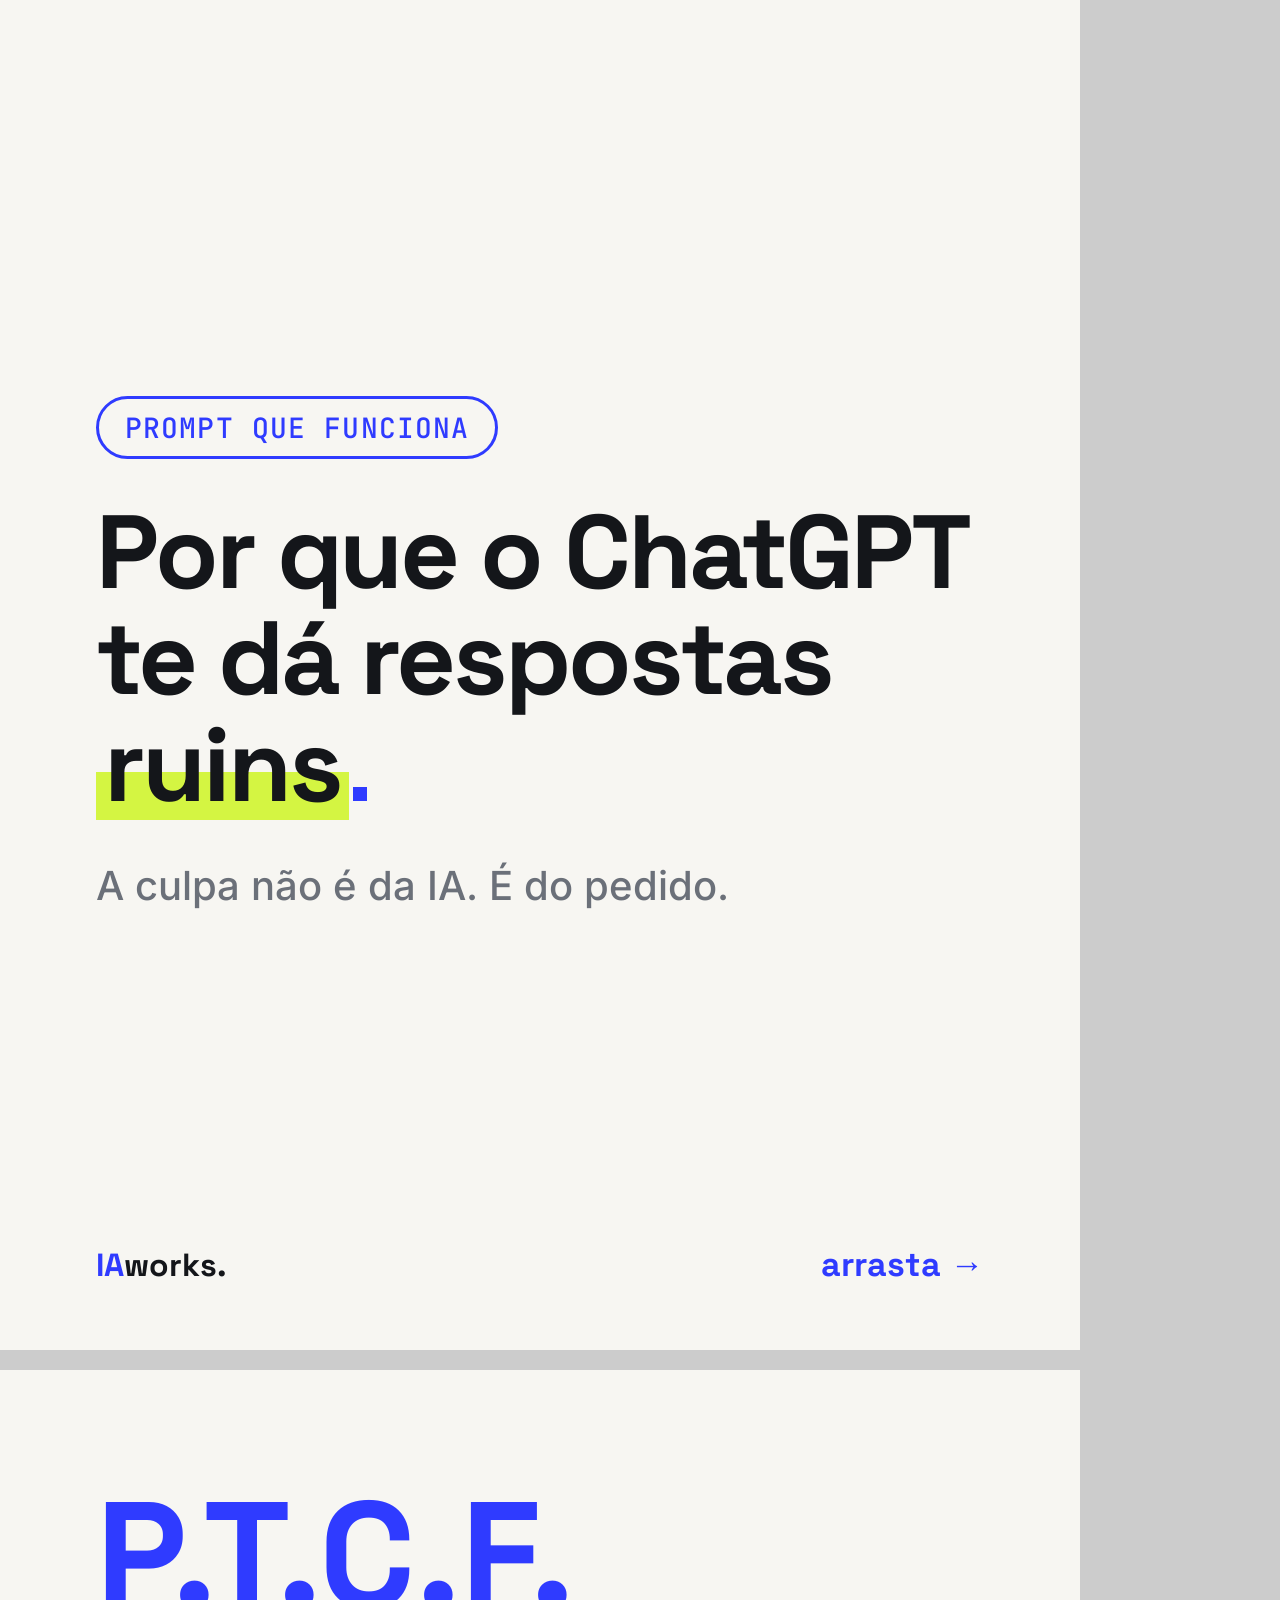
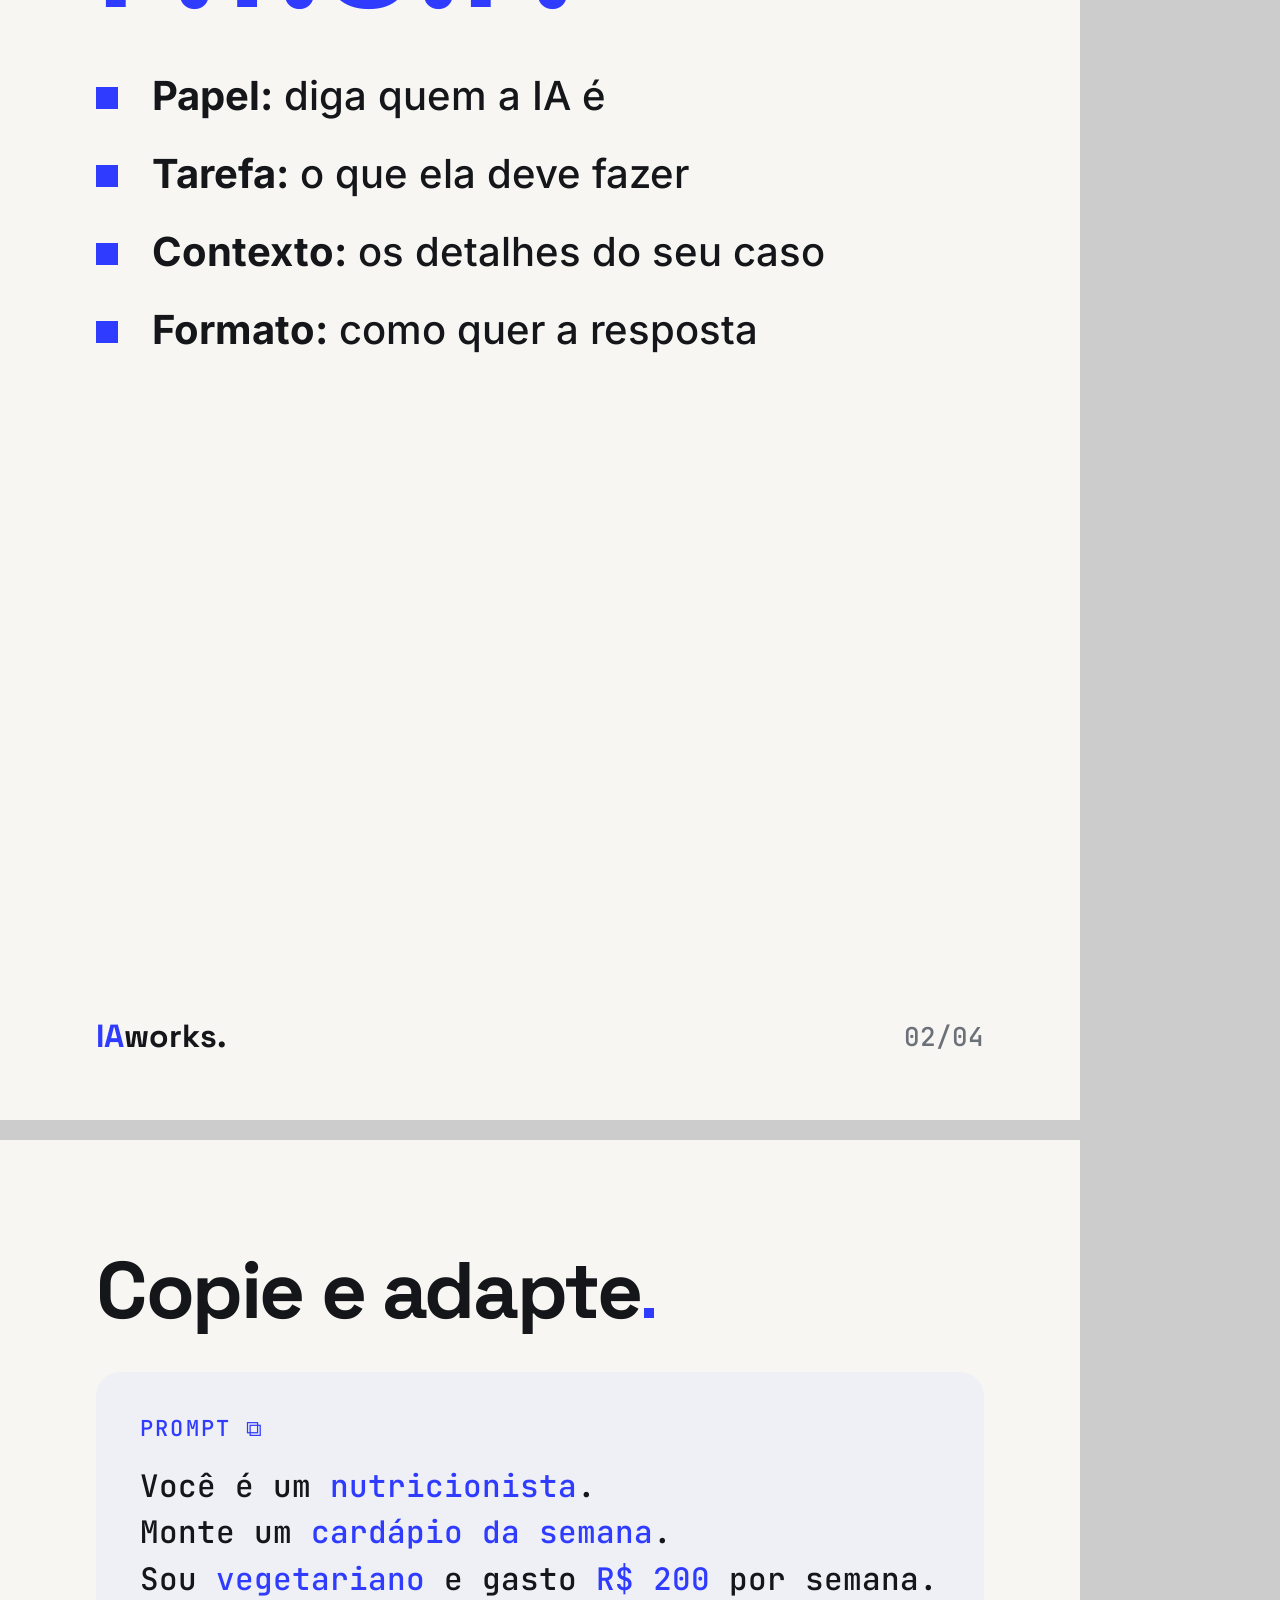
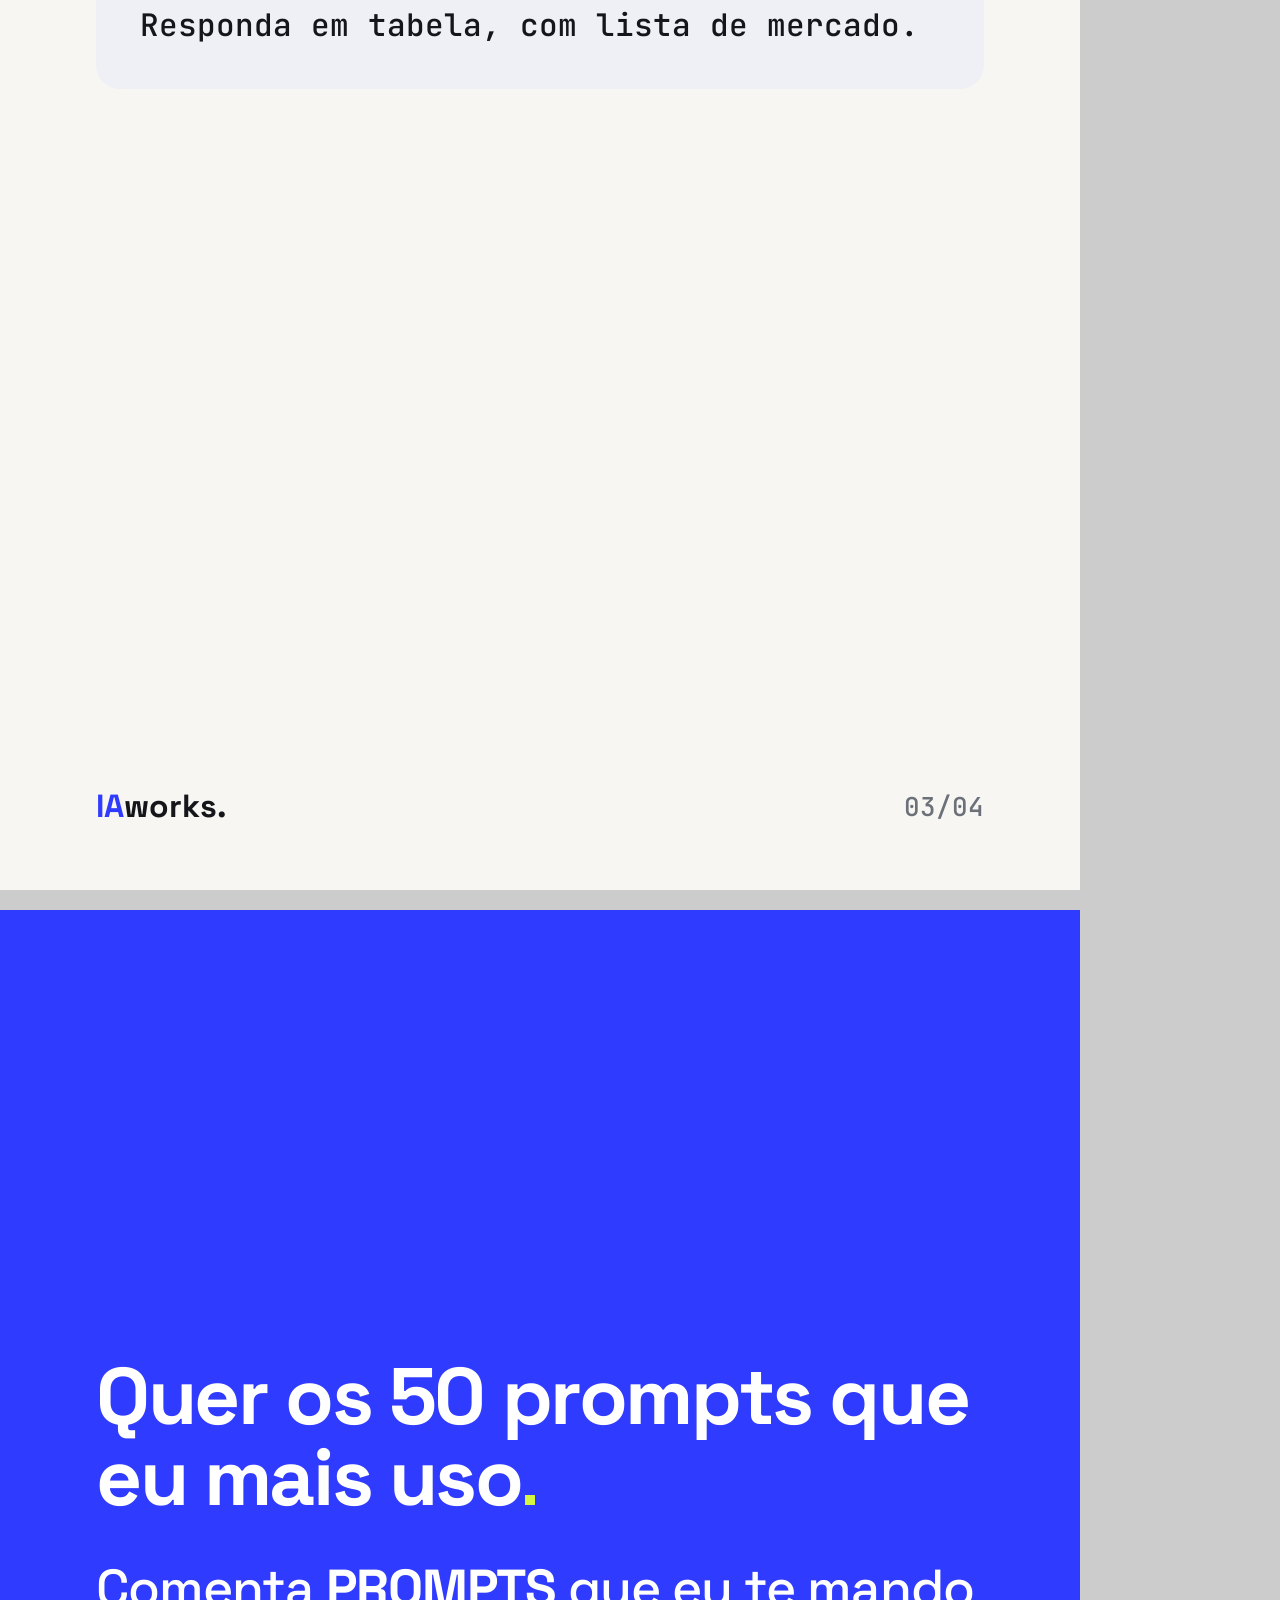
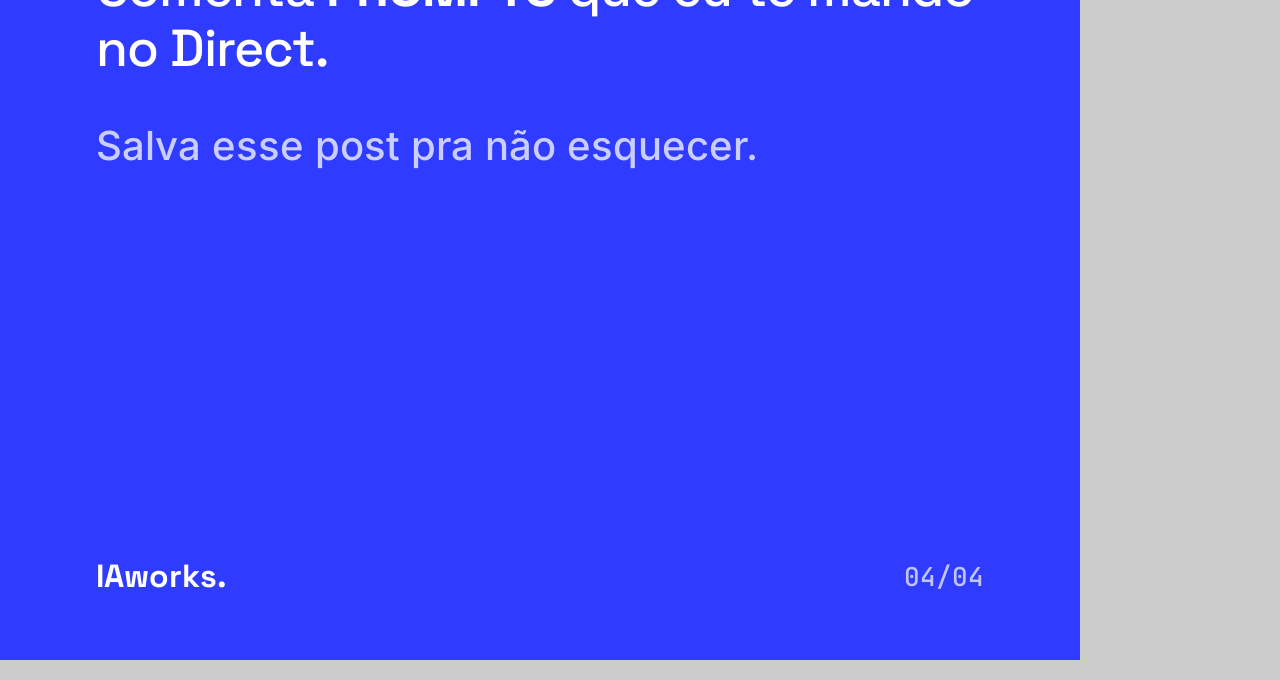
<file: marca/carrossel/exemplo.html>
<!doctype html>
<html lang="pt-BR">
<head>
<meta charset="utf-8">
<title>Exemplo de carrossel IA Works</title>
<!-- Em producao/04-carrosseis/<ID>/carrossel.html use: ../../../marca/carrossel/base.css -->
<link rel="stylesheet" href="base.css">
</head>
<body>

<!-- 1. CAPA -->
<section class="slide slide--centro">
  <span class="tag">PROMPT QUE FUNCIONA</span>
  <h1 class="titulo">Por que o ChatGPT te dá respostas <span class="mt">ruins</span><span class="ponto"></span></h1>
  <p class="texto texto--cinza">A culpa não é da IA. É do pedido.</p>
  <div class="rodape"><span class="logo"><span class="ia">IA</span>works.</span><span class="seta">arrasta →</span></div>
</section>

<!-- 2. CONTEÚDO / LISTA -->
<section class="slide">
  <span class="numero">P.T.C.F.</span>
  <ul class="lista">
    <li><b>Papel:</b> diga quem a IA é</li>
    <li><b>Tarefa:</b> o que ela deve fazer</li>
    <li><b>Contexto:</b> os detalhes do seu caso</li>
    <li><b>Formato:</b> como quer a resposta</li>
  </ul>
  <div class="rodape"><span class="logo"><span class="ia">IA</span>works.</span><span class="pag">02/04</span></div>
</section>

<!-- 3. PROMPT -->
<section class="slide">
  <h2 class="titulo titulo--m">Copie e adapte<span class="ponto"></span></h2>
  <div class="prompt">Você é um <span class="var">nutricionista</span>.
Monte um <span class="var">cardápio da semana</span>.
Sou <span class="var">vegetariano</span> e gasto <span class="var">R$ 200</span> por semana.
Responda em tabela, com lista de mercado.</div>
  <div class="rodape"><span class="logo"><span class="ia">IA</span>works.</span><span class="pag">03/04</span></div>
</section>

<!-- 4. CTA -->
<section class="slide slide--azul slide--centro">
  <h2 class="titulo titulo--m">Quer os 50 prompts que eu mais uso<span class="ponto"></span></h2>
  <p class="subtitulo">Comenta <b>PROMPTS</b> que eu te mando no Direct.</p>
  <p class="texto texto--cinza">Salva esse post pra não esquecer.</p>
  <div class="rodape"><span class="logo"><span class="ia">IA</span>works.</span><span class="pag">04/04</span></div>
</section>

</body>
</html>
</file>
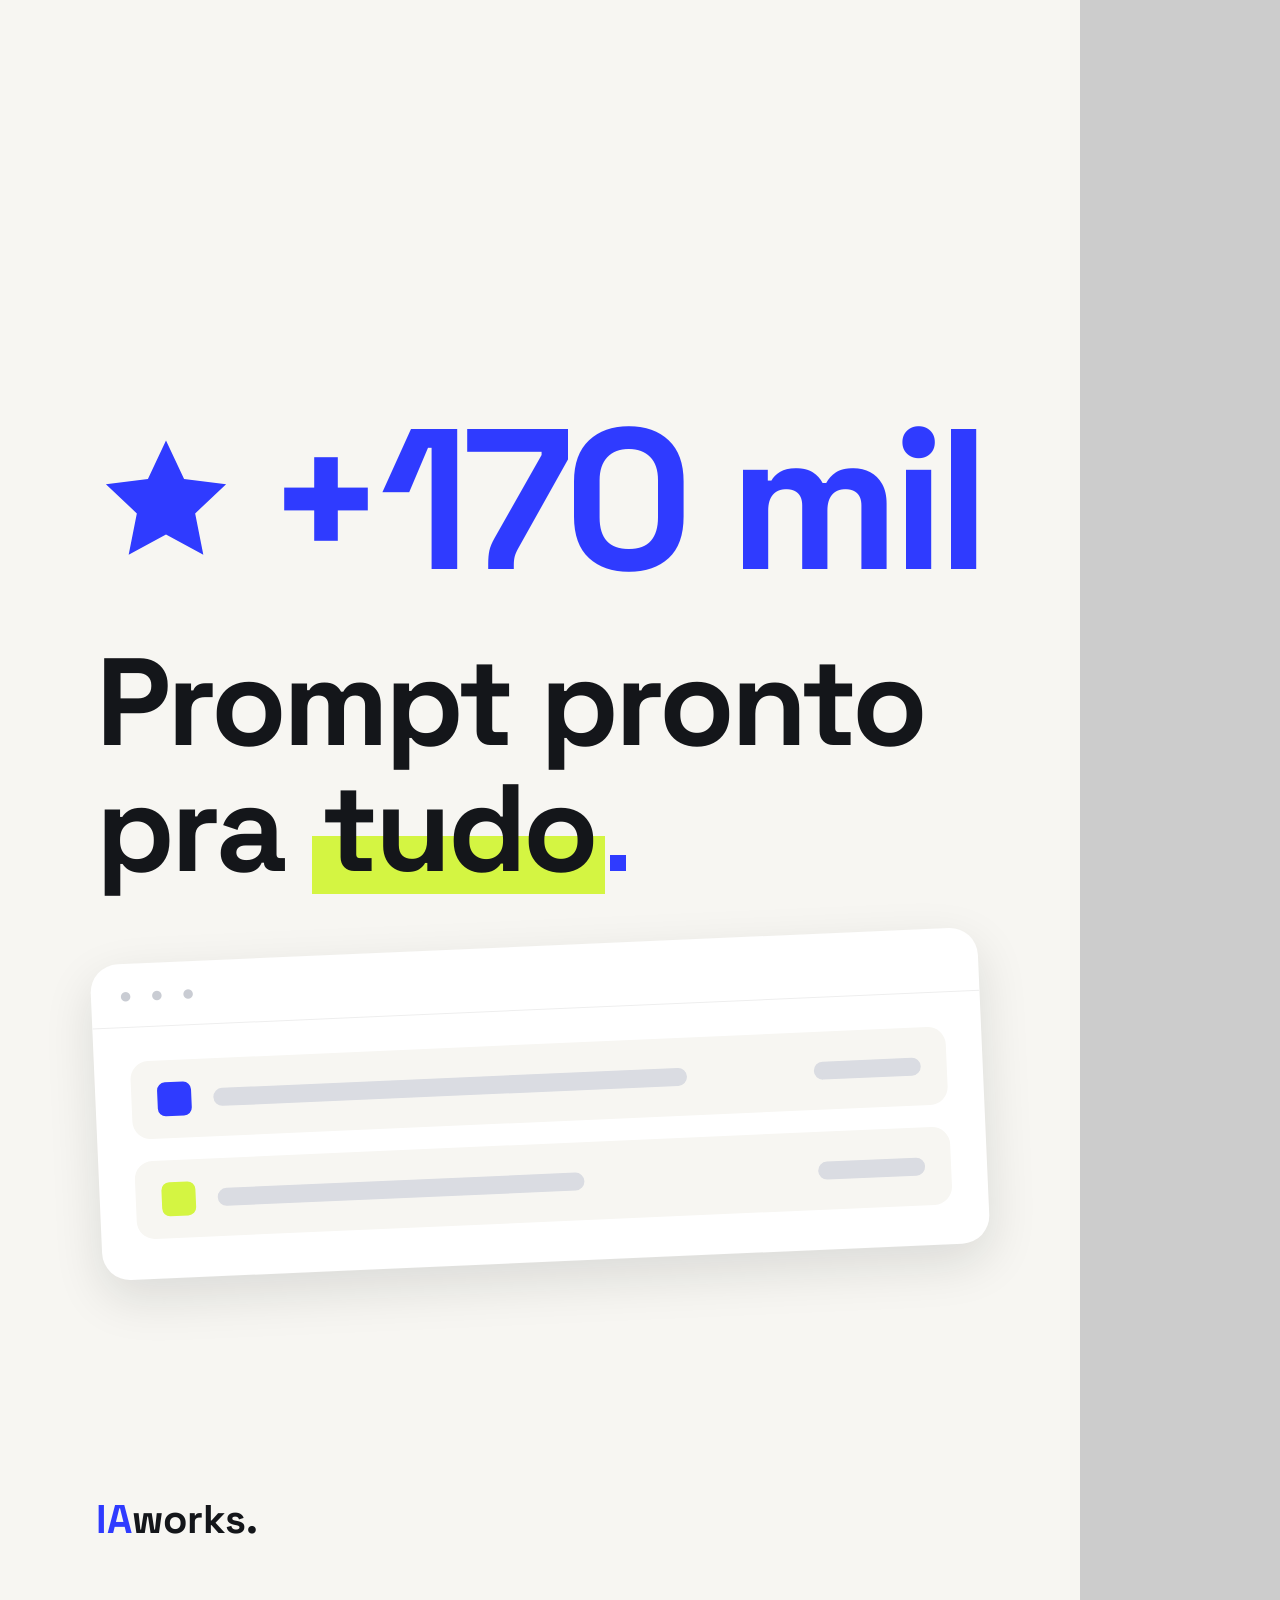
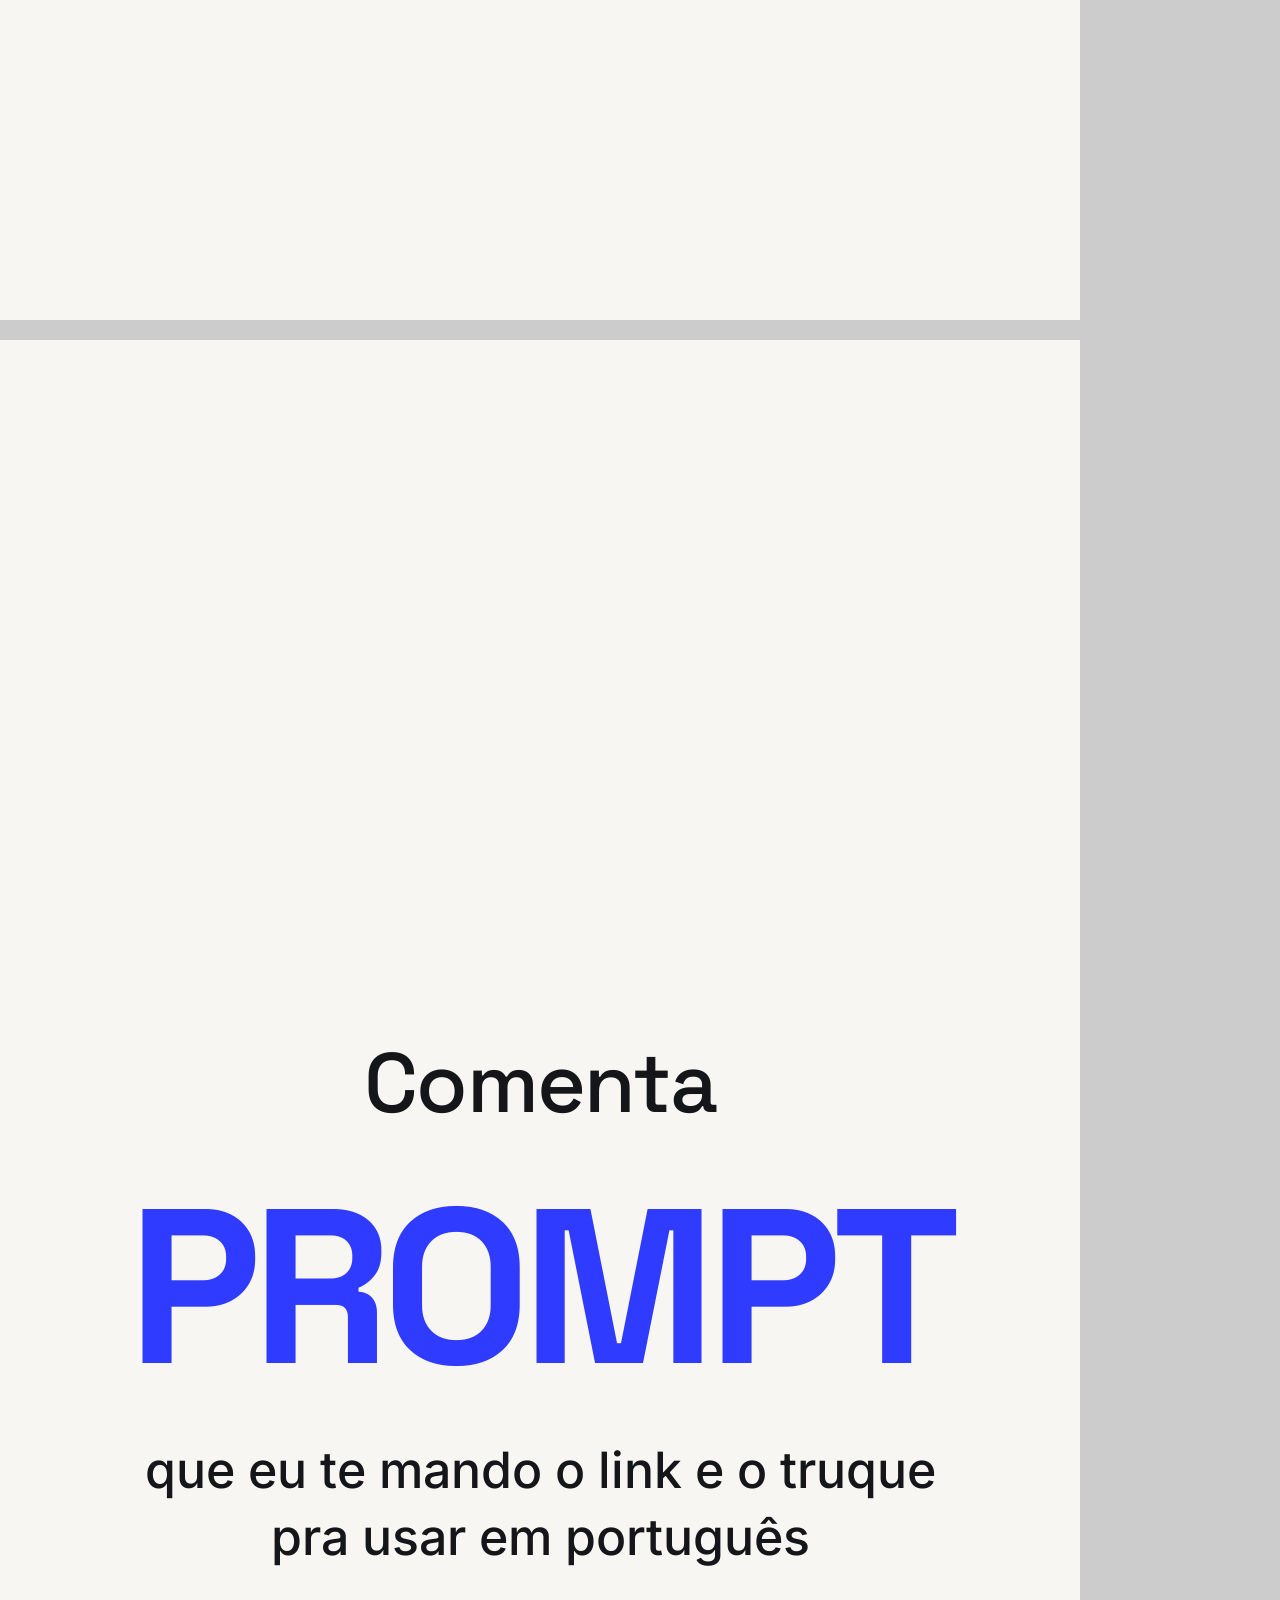
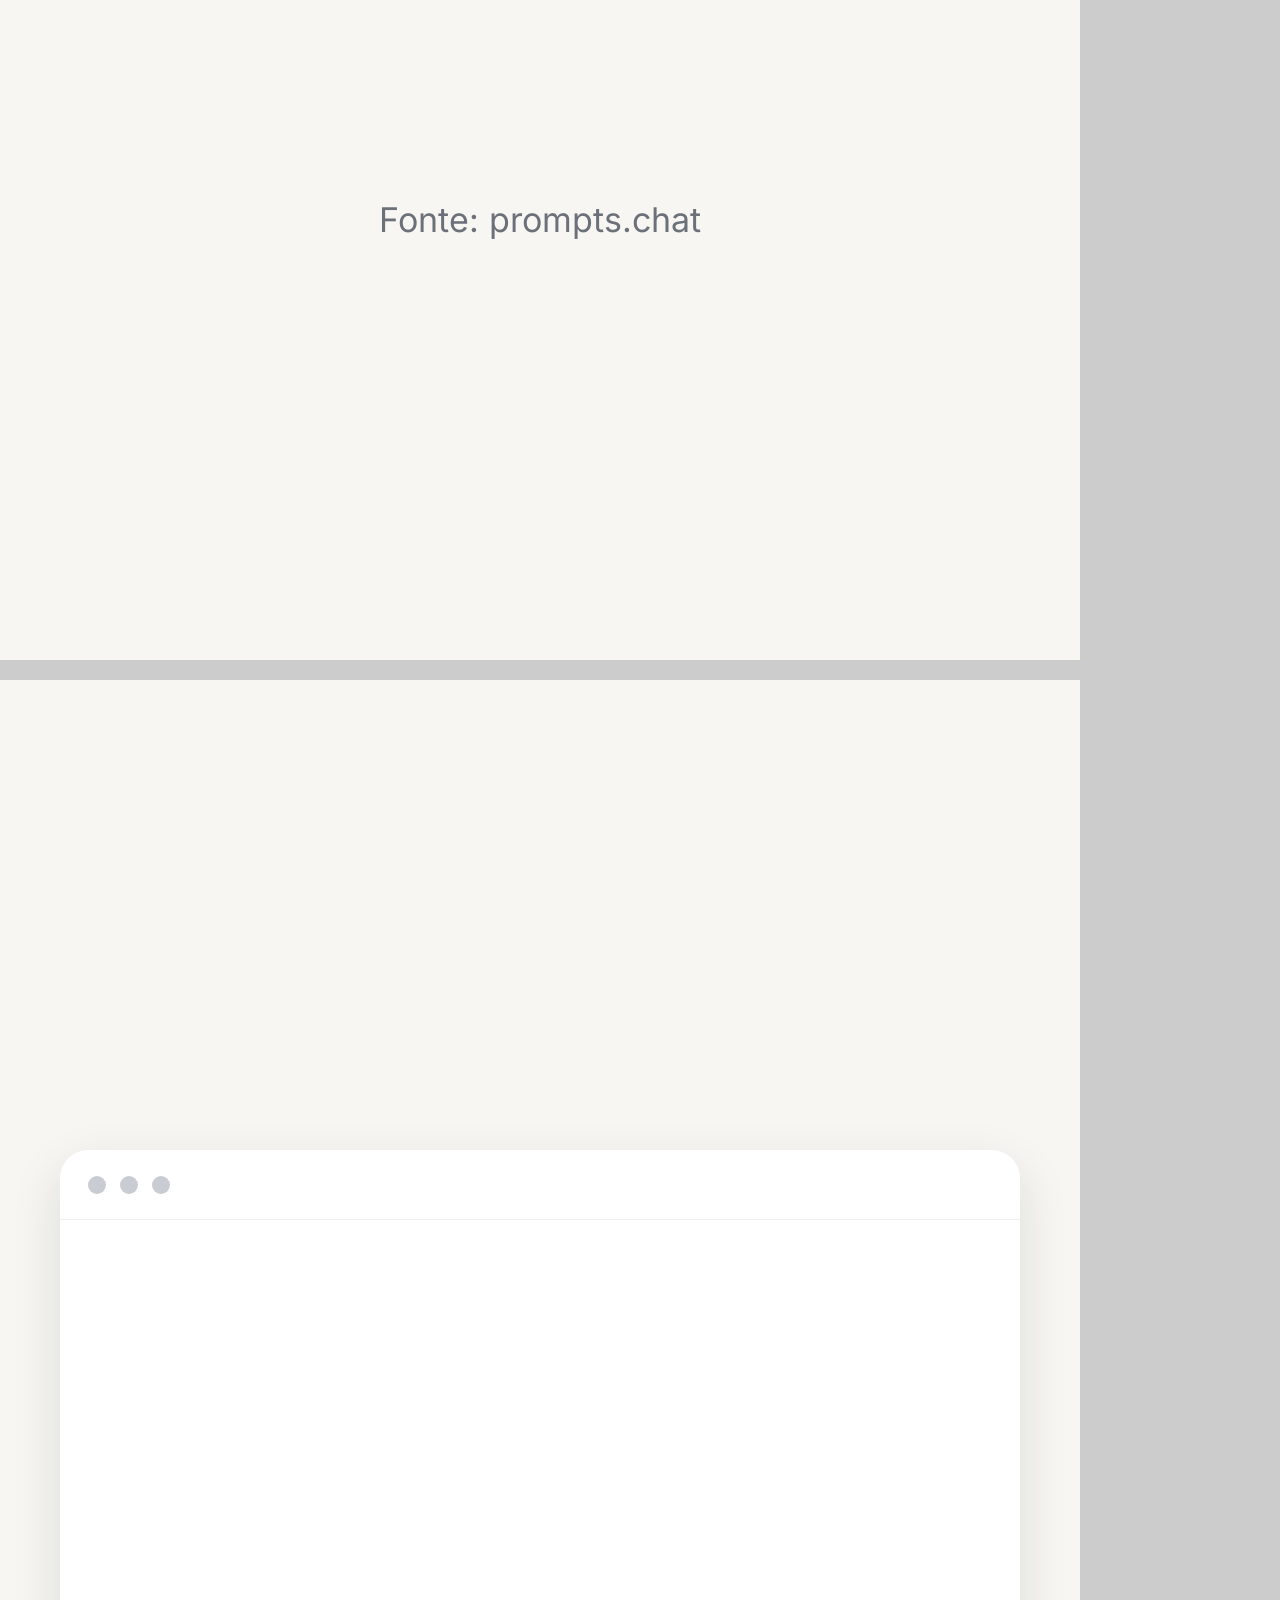
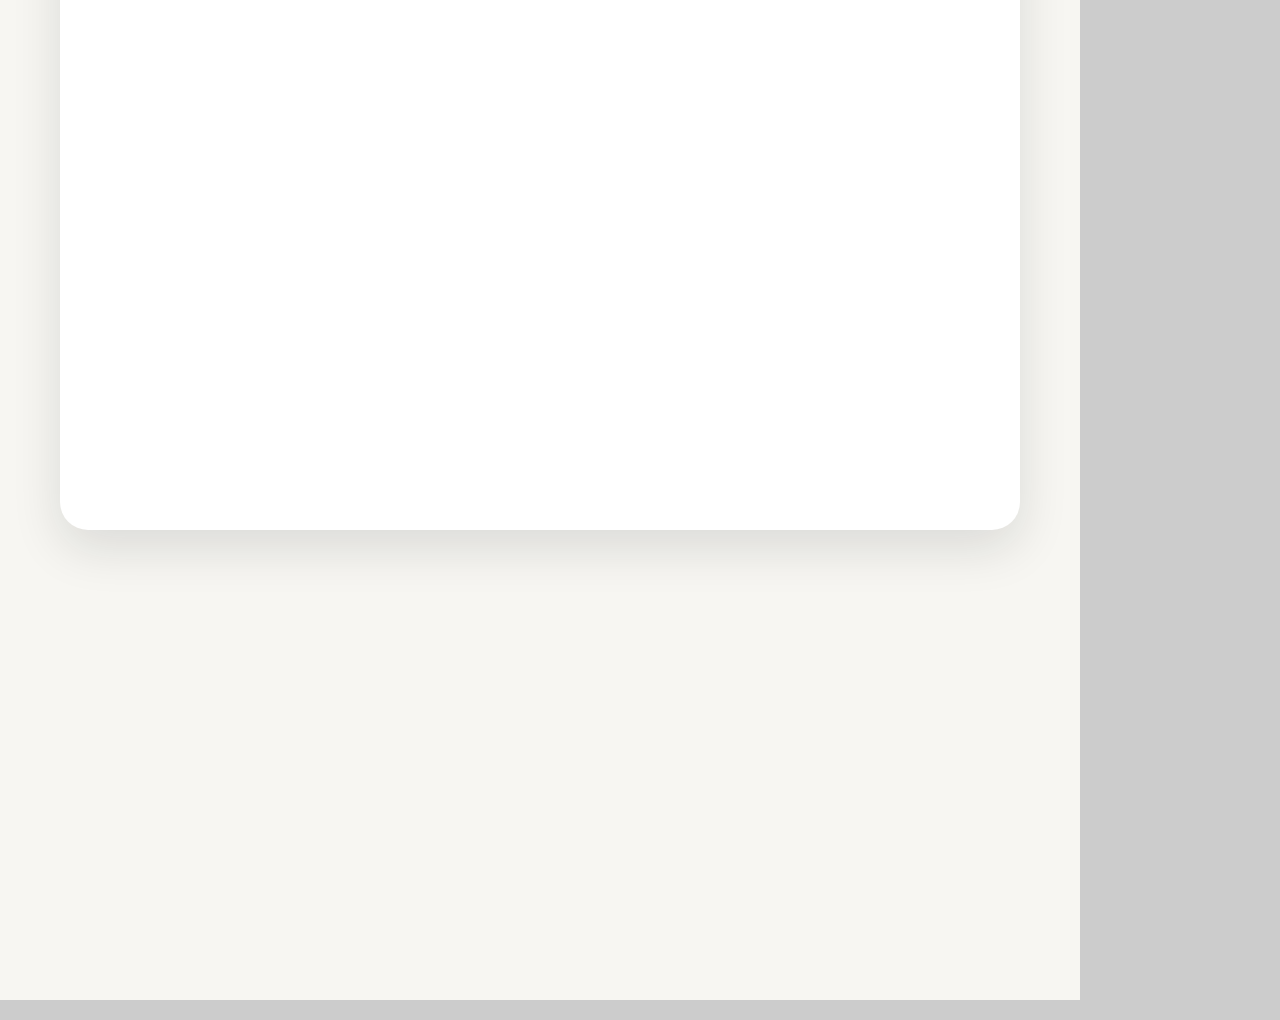
<file: producao/03-videos/P008-prompts-chat/capa.html>
<!doctype html>
<html lang="pt-BR">
<head>
<meta charset="utf-8">
<title>P008: capa, CTA e fundo do Reels (1080×1920)</title>
<link rel="stylesheet" href="../../../marca/carrossel/base.css">
<style>
  /* Adaptação do kit do carrossel para 9:16. Área central 4:5 = y 285 a 1635. */
  .tela { width: 1080px; height: 1920px; position: relative; overflow: hidden; background: var(--off); margin-bottom: 20px; }
  .area45 { position: absolute; left: 0; right: 0; top: 285px; height: 1350px; padding: 90px 96px; display: flex; flex-direction: column; gap: 44px; justify-content: flex-start; padding-top: 120px; }
  .estrelas { font-family: "Space Grotesk"; font-weight: 700; font-size: 200px; line-height: .95; white-space: nowrap; letter-spacing: -0.04em; color: var(--azul); display: flex; align-items: center; gap: 28px; }
  .estrela { width: 140px; height: 140px; flex: none; }
  .titulo--capa { font-size: 124px; }
  .mini { padding: 34px 36px 40px; display: flex; flex-direction: column; gap: 22px; }
  .card { display: flex; align-items: center; gap: 22px; background: var(--off); border-radius: 18px; padding: 22px 26px; }
  .card .barra { height: 18px; border-radius: 9px; background: #DADCE2; }
  .card .ico { width: 34px; height: 34px; border-radius: 8px; background: var(--azul); flex: none; }
  .card .ico--v { background: var(--verde); }
  .card .ico--c { background: #C9CCD3; }
  .rodape9 { position: absolute; left: 96px; right: 96px; bottom: 375px; display: flex; justify-content: space-between; align-items: center; font-family: "Space Grotesk"; font-weight: 700; font-size: 40px; }
  .rodape9 .ia { color: var(--azul); }
  /* CTA */
  .cta-centro { position: absolute; left: 0; right: 0; top: 250px; bottom: 250px; display: flex; flex-direction: column; justify-content: center; align-items: center; gap: 40px; text-align: center; padding: 0 80px; }
  .cta-pre { font-family: "Space Grotesk"; font-weight: 500; font-size: 84px; letter-spacing: -0.02em; }
  .cta-palavra { font-family: "Space Grotesk"; font-weight: 700; font-size: 220px; letter-spacing: -0.04em; color: var(--azul); line-height: 1; }
  .cta-sub { font-size: 50px; line-height: 1.35; font-weight: 500; max-width: 860px; }
  .fonte { position: absolute; left: 0; right: 0; bottom: 420px; text-align: center; font-size: 34px; color: var(--cinza); }
  /* Fundo com janela para as gravações */
  .janela-fundo { position: absolute; left: 60px; top: 470px; width: 960px; height: 980px; background: var(--branco); border-radius: 28px; box-shadow: 0 18px 50px rgba(20,22,26,.12); }
  .janela-fundo .bar { height: 70px; border-bottom: 1px solid #EEE; padding: 0 28px; display: flex; align-items: center; gap: 14px; }
  .janela-fundo .bar i { width: 18px; height: 18px; border-radius: 50%; background: #C9CCD3; display: block; }
</style>
</head>
<body>

<!-- 1. CAPA (texto: "+170 mil" + "Prompt pronto pra tudo.") -->
<section class="tela" id="capa">
  <div class="area45">
    <div class="estrelas">
      <svg class="estrela" viewBox="0 0 24 24" aria-hidden="true"><path fill="#2F3BFF" d="M12 1.8l3.1 6.6 7.2.9-5.3 5 1.4 7.1L12 17.9l-6.4 3.5 1.4-7.1-5.3-5 7.2-.9z"/></svg>
      <span>+170 mil</span>
    </div>
    <h1 class="titulo titulo--capa">Prompt pronto pra <span class="mt">tudo</span><span class="ponto"></span></h1>
    <div class="janela" style="transform: rotate(-2.5deg); margin-top: 10px;">
      <div class="mini">
        <div class="card"><span class="ico"></span><span class="barra" style="width:62%"></span><span class="barra" style="width:14%; margin-left:auto"></span></div>
        <div class="card"><span class="ico ico--v"></span><span class="barra" style="width:48%"></span><span class="barra" style="width:14%; margin-left:auto"></span></div>
      </div>
    </div>
  </div>
  <div class="rodape9"><span class="logo"><span class="ia">IA</span>works.</span></div>
</section>

<!-- 2. CTA (32–38 s) -->
<section class="tela" id="cta">
  <div class="cta-centro">
    <p class="cta-pre">Comenta</p>
    <p class="cta-palavra">PROMPT</p>
    <p class="cta-sub">que eu te mando o link e o truque pra usar em português</p>
  </div>
  <p class="fonte">Fonte: prompts.chat</p>
</section>

<!-- 3. FUNDO COM JANELA (camada de baixo das gravações) -->
<section class="tela" id="fundo-janela">
  <div class="janela-fundo"><div class="bar"><i></i><i></i><i></i></div></div>
</section>

</body>
</html>
</file>
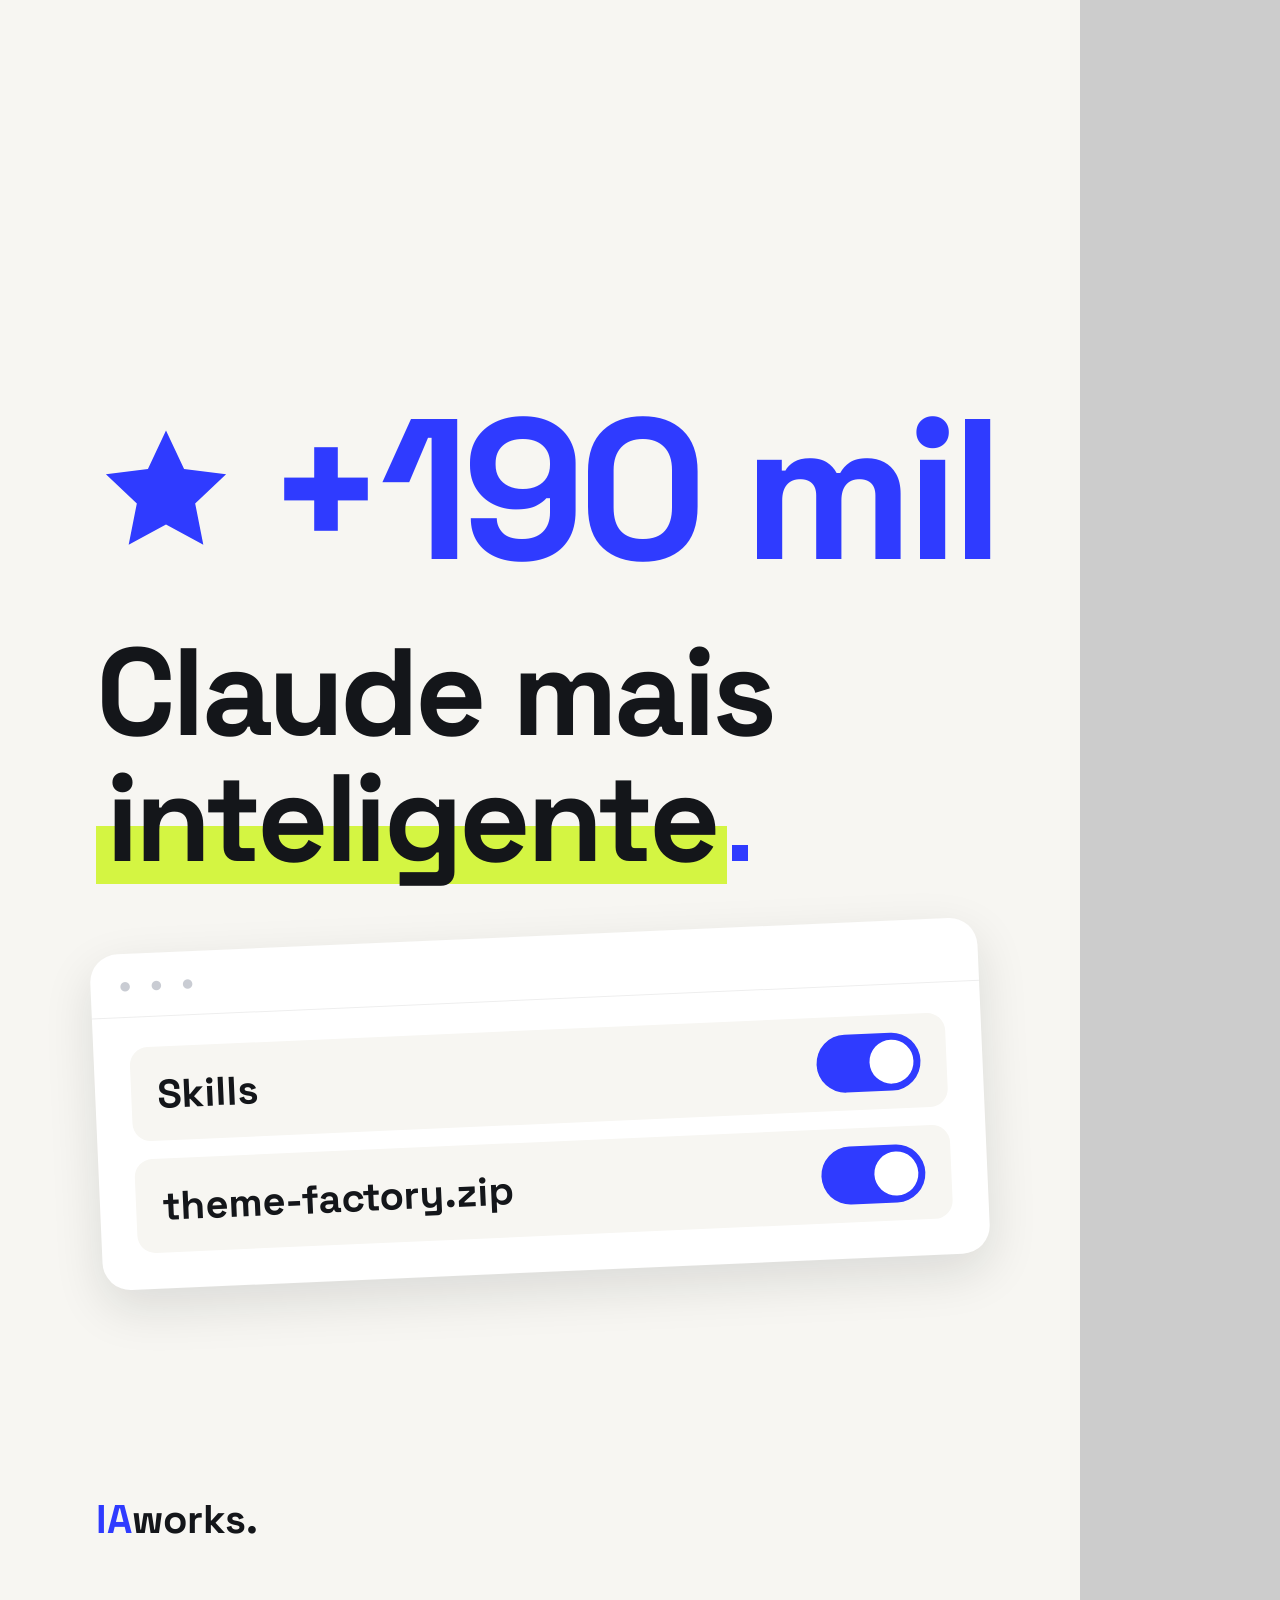
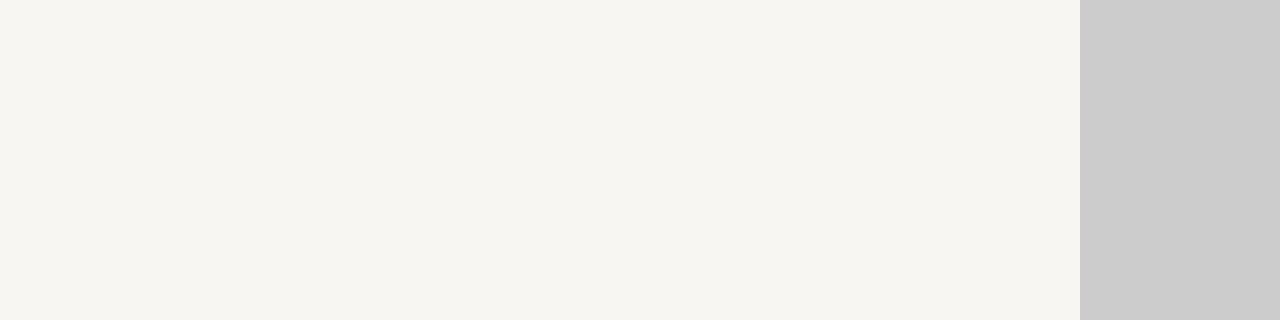
<file: producao/03-videos/P013-skills-claude/capa.html>
<!doctype html>
<html lang="pt-BR">
<head>
<meta charset="utf-8">
<title>P013: capa do Reels (1080×1920)</title>
<link rel="stylesheet" href="../../../marca/carrossel/base.css">
<style>
  /* Kit do carrossel adaptado para 9:16. Área central 4:5 = y 285 a 1635. */
  body { margin: 0; }
  .tela { width: 1080px; height: 1920px; position: relative; overflow: hidden; background: var(--off); }
  .area45 { position: absolute; left: 0; right: 0; top: 285px; height: 1350px; padding: 110px 96px 0; display: flex; flex-direction: column; gap: 44px; }
  .estrelas { font-family: "Space Grotesk"; font-weight: 700; font-size: 200px; line-height: .95; white-space: nowrap; letter-spacing: -0.04em; color: var(--azul); display: flex; align-items: center; gap: 28px; }
  .estrela { width: 140px; height: 140px; flex: none; }
  .titulo--capa { font-size: 124px; }
  .mini { padding: 30px 36px 36px; display: flex; flex-direction: column; gap: 18px; }
  .linha { display: flex; align-items: center; justify-content: space-between; background: var(--off); border-radius: 18px; padding: 18px 26px; font-family: "Space Grotesk"; font-weight: 700; font-size: 40px; }
  .tg { width: 104px; height: 58px; border-radius: 29px; background: var(--azul); position: relative; }
  .tg i { position: absolute; top: 7px; right: 7px; width: 44px; height: 44px; border-radius: 50%; background: #fff; }
  .rodape9 { position: absolute; left: 96px; right: 96px; bottom: 375px; font-family: "Space Grotesk"; font-weight: 700; font-size: 40px; }
  .rodape9 .ia { color: var(--azul); }
</style>
</head>
<body>
<section class="tela" id="capa">
  <div class="area45">
    <div class="estrelas">
      <svg class="estrela" viewBox="0 0 24 24" aria-hidden="true"><path fill="#2F3BFF" d="M12 1.8l3.1 6.6 7.2.9-5.3 5 1.4 7.1L12 17.9l-6.4 3.5 1.4-7.1-5.3-5 7.2-.9z"/></svg>
      <span>+190 mil</span>
    </div>
    <h1 class="titulo titulo--capa">Claude mais <span class="mt">inteligente</span><span class="ponto"></span></h1>
    <div class="janela" style="transform: rotate(-2.5deg); margin-top: 10px;">
      <div class="mini">
        <div class="linha"><span>Skills</span><span class="tg"><i></i></span></div>
        <div class="linha"><span>theme-factory.zip</span><span class="tg"><i></i></span></div>
      </div>
    </div>
  </div>
  <div class="rodape9"><span class="logo"><span class="ia">IA</span>works.</span></div>
</section>
</body>
</html>
</file>
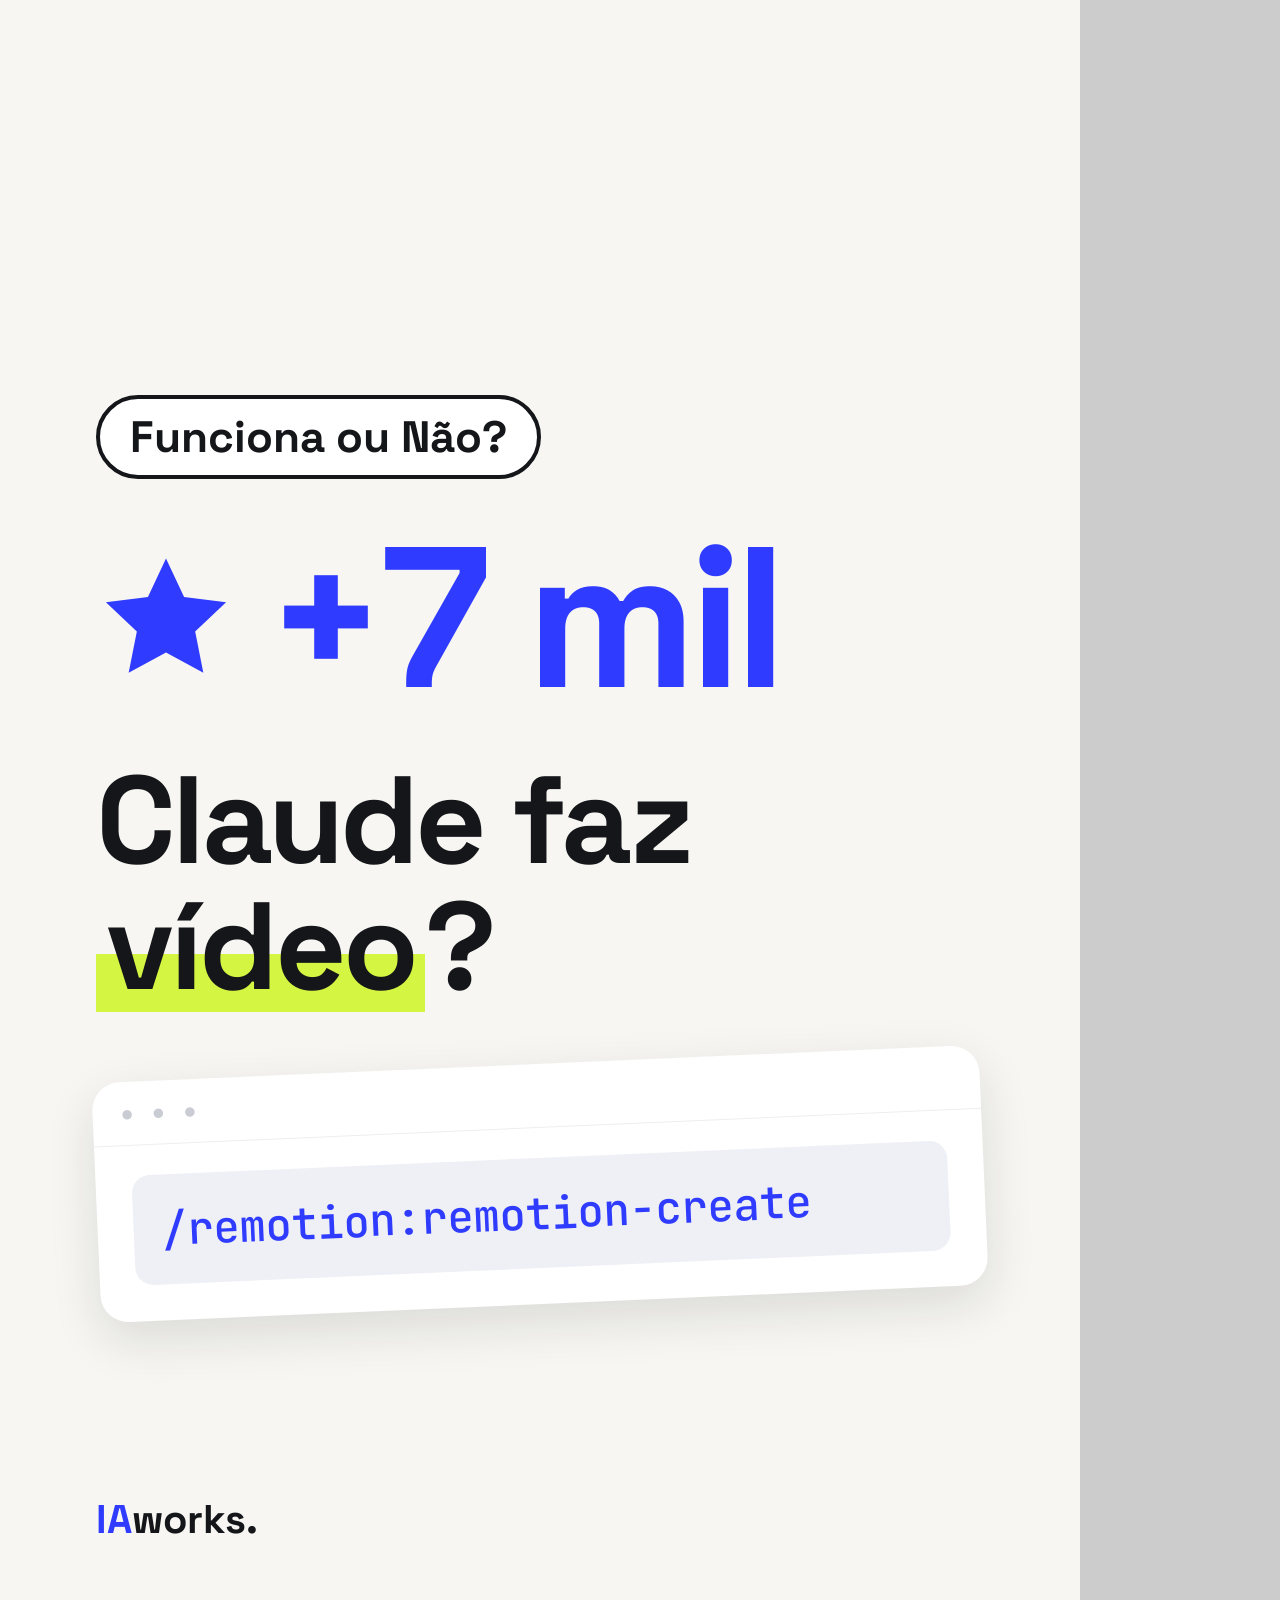
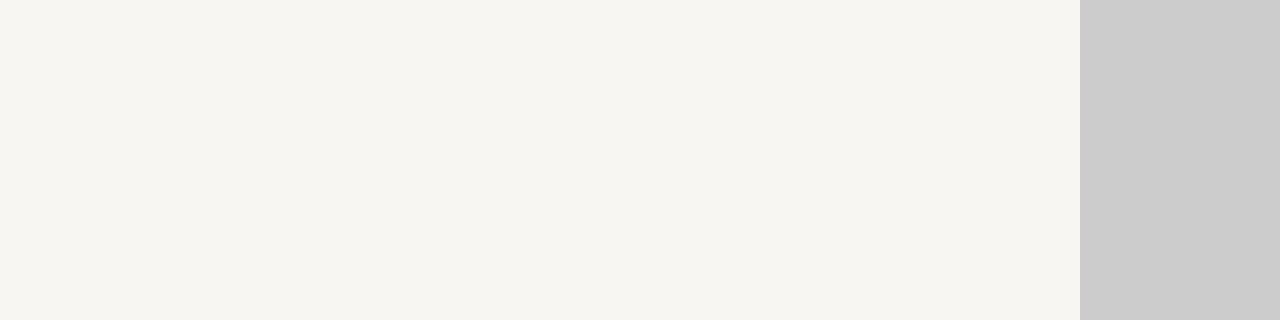
<file: producao/03-videos/P020-remotion-skills-video/capa.html>
<!doctype html>
<html lang="pt-BR">
<head>
<meta charset="utf-8">
<title>P020: capa do Reels (1080×1920)</title>
<link rel="stylesheet" href="../../../marca/carrossel/base.css">
<style>
  /* Kit do carrossel adaptado para 9:16. Área central 4:5 = y 285 a 1635. */
  body { margin: 0; }
  .tela { width: 1080px; height: 1920px; position: relative; overflow: hidden; background: var(--off); }
  .area45 { position: absolute; left: 0; right: 0; top: 285px; height: 1350px; padding: 110px 96px 0; display: flex; flex-direction: column; gap: 44px; }
  .estrelas { font-family: "Space Grotesk"; font-weight: 700; font-size: 200px; line-height: .95; white-space: nowrap; letter-spacing: -0.04em; color: var(--azul); display: flex; align-items: center; gap: 28px; }
  .estrela { width: 140px; height: 140px; flex: none; }
  .titulo--capa { font-size: 124px; }
  .mini { padding: 30px 36px 36px; display: flex; flex-direction: column; gap: 18px; }
  .linha { display: flex; align-items: center; justify-content: space-between; background: var(--off); border-radius: 18px; padding: 18px 26px; font-family: "Space Grotesk"; font-weight: 700; font-size: 40px; }
  .tg { width: 104px; height: 58px; border-radius: 29px; background: var(--azul); position: relative; }
  .tg i { position: absolute; top: 7px; right: 7px; width: 44px; height: 44px; border-radius: 50%; background: #fff; }
  .selo { align-self: flex-start; font-family: "Space Grotesk"; font-weight: 700; font-size: 44px; border: 4px solid var(--grafite, #14161A); border-radius: 999px; padding: 10px 30px; background: #fff; }
  .cmdc { font-family: "JetBrains Mono"; font-weight: 500; font-size: 44px; color: var(--azul); background: #EEF0F5; border-radius: 18px; padding: 26px 28px; }
  .rodape9 { position: absolute; left: 96px; right: 96px; bottom: 375px; font-family: "Space Grotesk"; font-weight: 700; font-size: 40px; }
  .rodape9 .ia { color: var(--azul); }
</style>
</head>
<body>
<section class="tela" id="capa">
  <div class="area45">
    <div class="selo">Funciona ou Não?</div>
    <div class="estrelas">
      <svg class="estrela" viewBox="0 0 24 24" aria-hidden="true"><path fill="#2F3BFF" d="M12 1.8l3.1 6.6 7.2.9-5.3 5 1.4 7.1L12 17.9l-6.4 3.5 1.4-7.1-5.3-5 7.2-.9z"/></svg>
      <span>+7 mil</span>
    </div>
    <h1 class="titulo titulo--capa">Claude faz <span class="mt">vídeo</span>?</h1>
    <div class="janela" style="transform: rotate(-2.5deg); margin-top: 10px;">
      <div class="mini">
        <div class="cmdc">/remotion:remotion-create</div>
      </div>
    </div>
  </div>
  <div class="rodape9"><span class="logo"><span class="ia">IA</span>works.</span></div>
</section>
</body>
</html>
</file>
<file: marca/carrossel/base.css>
/* IA Works: estilos-base dos carrosséis (1080×1350). Não altere cores/fontes aqui sem atualizar estrategia/02-identidade-visual.md */
@font-face { font-family: "Space Grotesk"; font-weight: 500; src: url("../fontes/space-grotesk-latin-500-normal.woff2") format("woff2"); }
@font-face { font-family: "Space Grotesk"; font-weight: 700; src: url("../fontes/space-grotesk-latin-700-normal.woff2") format("woff2"); }
@font-face { font-family: "Inter"; font-weight: 400; src: url("../fontes/inter-latin-400-normal.woff2") format("woff2"); }
@font-face { font-family: "Inter"; font-weight: 500; src: url("../fontes/inter-latin-500-normal.woff2") format("woff2"); }
@font-face { font-family: "Inter"; font-weight: 700; src: url("../fontes/inter-latin-700-normal.woff2") format("woff2"); }
@font-face { font-family: "JetBrains Mono"; font-weight: 500; src: url("../fontes/jetbrains-mono-latin-500-normal.woff2") format("woff2"); }

:root {
  --off: #F7F6F2; --branco: #FFFFFF; --ink: #14161A; --azul: #2F3BFF;
  --verde: #D4F542; --cinza: #6B7079; --coral: #FF5A4E; --prompt-bg: #EEF0F5;
}
* { box-sizing: border-box; margin: 0; padding: 0; }
body { background: #ccc; font-family: "Inter", sans-serif; color: var(--ink); }

/* Lâmina */
.slide {
  width: 1080px; height: 1350px; position: relative; overflow: hidden;
  background: var(--off); padding: 110px 96px 150px; display: flex; flex-direction: column; gap: 40px;
  margin-bottom: 20px;
}
.slide--azul { background: var(--azul); color: var(--branco); }
.slide--centro { justify-content: center; }

/* Tipografia */
.tag { align-self: flex-start; font-family: "JetBrains Mono"; font-weight: 500; font-size: 28px; letter-spacing: .04em;
  border: 3px solid var(--azul); color: var(--azul); border-radius: 999px; padding: 10px 26px; }
.slide--azul .tag { border-color: var(--branco); color: var(--branco); }
.titulo { font-family: "Space Grotesk"; font-weight: 700; font-size: 104px; line-height: 1.02; letter-spacing: -0.03em; }
.titulo--m { font-size: 80px; }
.subtitulo { font-family: "Space Grotesk"; font-weight: 500; font-size: 52px; line-height: 1.15; letter-spacing: -0.02em; }
.texto { font-size: 40px; line-height: 1.4; font-weight: 500; }
.texto--cinza { color: var(--cinza); }
.slide--azul .texto--cinza { color: rgba(255,255,255,.75); }
.numero { font-family: "Space Grotesk"; font-weight: 700; font-size: 150px; line-height: 1; color: var(--azul); }

/* Assinaturas visuais */
.mt { background: linear-gradient(transparent 55%, var(--verde) 55%, var(--verde) 92%, transparent 92%); padding: 0 .08em; }
.ponto::after { content: ""; display: inline-block; width: .13em; height: .13em; background: var(--azul); margin-left: .04em; }
.slide--azul .ponto::after { background: var(--verde); }
.azul { color: var(--azul); }

/* Janela de app (para prints) */
.janela { background: var(--branco); border-radius: 28px; box-shadow: 0 18px 50px rgba(20,22,26,.12); overflow: hidden; }
.janela::before { content: "● ● ●"; display: block; padding: 18px 28px; font-size: 22px; letter-spacing: 6px; color: #C9CCD3; border-bottom: 1px solid #EEE; }
.janela img { display: block; width: 100%; }
.janela .conteudo { padding: 36px; font-size: 34px; line-height: 1.45; }

/* Caixa de prompt */
.prompt { background: var(--prompt-bg); border-radius: 24px; padding: 40px 44px; font-family: "JetBrains Mono"; font-weight: 500;
  font-size: 31px; line-height: 1.5; color: var(--ink); position: relative; white-space: pre-wrap; }
.prompt::before { content: "PROMPT ⧉"; display: block; font-size: 22px; color: var(--azul); letter-spacing: .1em; margin-bottom: 18px; }
.var { color: var(--azul); }

/* Antes x Depois */
.comparar { display: grid; grid-template-columns: 1fr 1fr; gap: 24px; }
.comparar > div { border-radius: 24px; padding: 36px; background: var(--branco); font-size: 34px; line-height: 1.35; }
.antes b { color: var(--coral); } .depois b { color: var(--azul); }

/* Lista */
.lista { list-style: none; display: flex; flex-direction: column; gap: 26px; }
.lista li { font-size: 40px; line-height: 1.3; font-weight: 500; padding-left: 56px; position: relative; }
.lista li::before { content: ""; position: absolute; left: 0; top: .42em; width: 22px; height: 22px; background: var(--azul); }

/* Rodapé fixo: logo + paginação */
.rodape { position: absolute; left: 96px; right: 96px; bottom: 64px; display: flex; justify-content: space-between; align-items: center;
  font-family: "Space Grotesk"; font-weight: 700; font-size: 32px; }
.rodape .logo .ia { color: var(--azul); }
.slide--azul .rodape .logo .ia { color: var(--branco); }
.rodape .pag { font-family: "JetBrains Mono"; font-weight: 500; font-size: 26px; color: var(--cinza); }
.slide--azul .rodape .pag { color: rgba(255,255,255,.7); }
.seta { font-family: "Space Grotesk"; font-size: 34px; color: var(--azul); }
.slide--azul .seta { color: var(--branco); }
</file>
